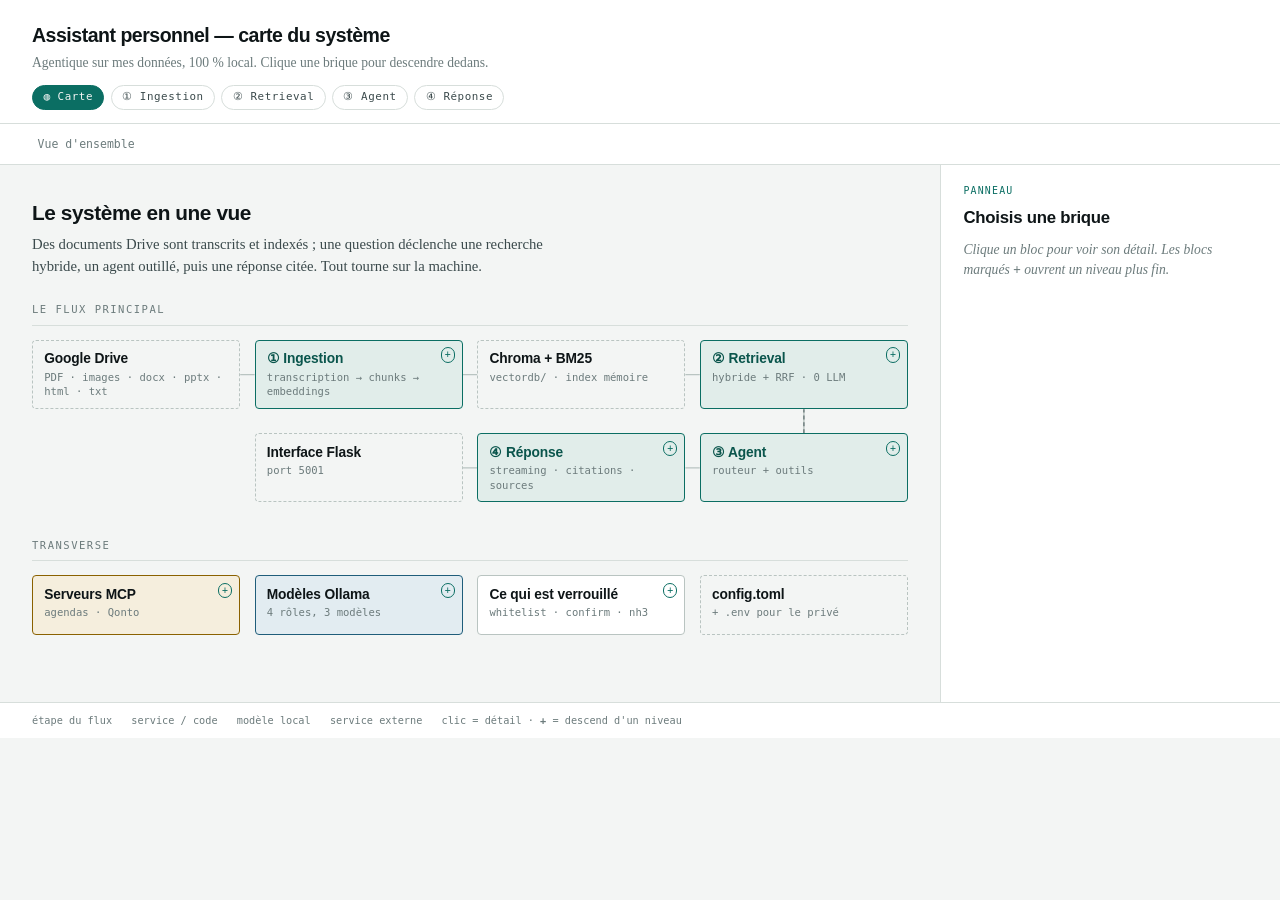
<file: docs/map.html>
<!doctype html>
<html lang="fr">
<head>
<meta charset="utf-8">
<meta name="viewport" content="width=device-width, initial-scale=1">
<title>Assistant — carte interactive</title>
<link rel="stylesheet" href="sim-core.css">
<style>
  .bar2{display:flex;align-items:center;gap:.8rem;flex-wrap:wrap;
    padding:.6rem clamp(1rem,3vw,2rem);border-bottom:1px solid var(--line);
    background:var(--surface);position:sticky;top:0;z-index:6}
  .crumbs{display:flex;align-items:center;gap:.25rem;flex-wrap:wrap;flex:1;min-width:0}
  .crumbs button{font-family:var(--fm);font-size:.72rem;background:none;border:none;
    color:var(--accent);cursor:pointer;padding:.2rem .35rem;border-radius:3px}
  .crumbs button:hover{background:var(--accent-soft)}
  .crumbs button:disabled{color:var(--ink-3);cursor:default}
  .crumbs .sep{color:var(--ink-3);font-family:var(--fm);font-size:.7rem}
  .up{font-family:var(--fm);font-size:.68rem;letter-spacing:.08em;text-transform:uppercase;
    background:var(--surface-2);color:var(--ink-2);border:1px solid var(--line);
    border-radius:3px;padding:.3rem .6rem;cursor:pointer}
  .up:hover{border-color:var(--accent);color:var(--accent)}
  .up[hidden]{display:none}

  .mwrap{display:grid;grid-template-columns:minmax(0,1fr)}
  @media (min-width:1000px){.mwrap{grid-template-columns:minmax(0,1fr) 340px}}
  .stage2{padding:clamp(1rem,2.5vw,2rem);overflow-y:auto}
  .stage2>h2{font-family:var(--fh);font-weight:680;letter-spacing:-.02em;font-size:1.3rem;margin:0 0 .3rem}
  .stage2>p.intro{margin:0 0 1.6rem;color:var(--ink-2);font-size:.92rem;max-width:70ch}
  .zone{margin-bottom:2.2rem}
  .zone>h3{font-family:var(--fm);font-size:.66rem;letter-spacing:.14em;text-transform:uppercase;
    color:var(--ink-3);font-weight:500;margin:0 0 .9rem;padding-bottom:.4rem;border-bottom:1px solid var(--line)}
  .canvas{position:relative}
  .canvas svg{position:absolute;inset:0;width:100%;height:100%;pointer-events:none;overflow:visible}
  .grid{position:relative;display:grid;gap:1.5rem .9rem;z-index:1}

  .node{position:relative;text-align:left;cursor:pointer;font:inherit;
    background:var(--surface);color:var(--ink);border:1px solid var(--line-strong);
    border-radius:4px;padding:.6rem .7rem;min-height:60px;
    display:flex;flex-direction:column;gap:.15rem;
    transition:border-color .12s,transform .12s,box-shadow .12s}
  .node:hover{border-color:var(--accent);transform:translateY(-1px)}
  .node.sel{border-color:var(--accent);box-shadow:0 0 0 2px var(--accent-soft)}
  .node .lab{font-family:var(--fh);font-weight:640;font-size:.86rem;letter-spacing:-.01em;line-height:1.25}
  .node .sub{font-family:var(--fm);font-size:.66rem;color:var(--ink-3);line-height:1.35;word-break:break-word}
  .node .more{position:absolute;top:.4rem;right:.45rem;font-family:var(--fm);font-size:.62rem;
    color:var(--accent);border:1px solid var(--accent);border-radius:99px;padding:0 .3em;line-height:1.35}
  .node.k-stage{background:var(--accent-soft);border-color:var(--accent)}
  .node.k-stage .lab{color:var(--accent-2)}
  .node.k-ml{background:var(--ml-soft);border-color:var(--ml)}
  .node.k-ext{background:var(--warn-soft);border-color:var(--warn)}
  .node.k-data{border-style:dashed;background:transparent}
  .node.k-off{border-style:dashed;opacity:.62}
  .edge{fill:none;stroke:var(--line-strong);stroke-width:1.4}
  .edge.back{stroke-dasharray:4 3;stroke:var(--ink-3)}

  .panel{border-top:1px solid var(--line);background:var(--surface);
    padding:1.2rem clamp(1rem,3vw,1.4rem);overflow-y:auto}
  @media (min-width:1000px){.panel{border-top:none;border-left:1px solid var(--line)}}
  .panel .kind{font-family:var(--fm);font-size:.62rem;letter-spacing:.12em;text-transform:uppercase;
    color:var(--accent);display:block;margin-bottom:.4rem}
  .panel h3{font-family:var(--fh);font-weight:680;font-size:1.05rem;letter-spacing:-.015em;margin:0 0 .6rem}
  .panel p{margin:0 0 .8rem;font-size:.87rem;color:var(--ink-2)}
  .panel ul{margin:0 0 .9rem;padding-left:1.1rem;font-size:.85rem;color:var(--ink-2)}
  .panel li{margin-bottom:.3rem}
  .panel .files{list-style:none;padding:0;margin:.2rem 0 1rem;font-family:var(--fm);font-size:.72rem;color:var(--ink-2)}
  .panel .files li{padding:.2rem 0;border-bottom:1px dotted var(--line);word-break:break-all}
  .panel .h{font-family:var(--fm);font-size:.62rem;letter-spacing:.12em;text-transform:uppercase;
    color:var(--ink-3);margin:1.2rem 0 .3rem}
  .panel .trap{border-left:3px solid var(--neg);background:var(--surface-2);padding:.6rem .75rem;
    font-size:.82rem;color:var(--ink-2);border-radius:0 3px 3px 0;margin:.4rem 0 1rem}
  .panel .trap b{color:var(--neg);font-family:var(--fh);font-size:.78rem;text-transform:uppercase;
    letter-spacing:.06em;display:block;margin-bottom:.2rem}
  .panel .drill{display:block;width:100%;text-align:center;cursor:pointer;font-family:var(--fh);
    font-weight:640;font-size:.85rem;background:var(--accent);color:var(--paper);border:none;
    border-radius:4px;padding:.6rem;margin-top:.4rem}
  .panel .drill:hover{background:var(--accent-2)}
  .panel .empty{color:var(--ink-3);font-size:.85rem;font-style:italic}
</style>
</head>
<body>

<header class="head">
  <h1>Assistant personnel — carte du système</h1>
  <p>Agentique sur mes données, 100 % local. Clique une brique pour descendre dedans.</p>
  <div id="nav"></div>
</header>

<div class="bar2">
  <nav class="crumbs" id="crumbs" aria-label="Fil d'Ariane"></nav>
  <button class="up" id="up" hidden>↑ Remonter <span style="opacity:.6">esc</span></button>
</div>

<div class="mwrap">
  <main class="stage2" id="stage"></main>
  <aside class="panel" id="panel" aria-live="polite"></aside>
</div>

<footer class="foot">
  <span>étape du flux</span><span>service / code</span><span>modèle local</span>
  <span>service externe</span><span>clic = détail · <b>+</b> = descend d'un niveau</span>
</footer>

<script src="sim-core.js"></script>
<script>
document.getElementById('nav').innerHTML = window.navHTML('map');

const V = {

root: {
  title: "Le système en une vue",
  intro: "Des documents Drive sont transcrits et indexés ; une question déclenche une recherche hybride, un agent outillé, puis une réponse citée. Tout tourne sur la machine.",
  zones: [
    { label: "Le flux principal", cols: 4, nodes: [
      { id:"drive", lab:"Google Drive", sub:"PDF · images · docx · pptx · html · txt", col:1, row:1, kind:"data",
        why:"Deux Drive montés localement. Les chemins vivent dans <code>.env</code>, jamais dans le repo." },
      { id:"ing", lab:"① Ingestion", sub:"transcription → chunks → embeddings", col:2, row:1, kind:"stage", into:"ingestion",
        why:"Chaque fichier est converti en Markdown, découpé selon son format de sortie, embeddé et stocké." },
      { id:"idx", lab:"Chroma + BM25", sub:"vectordb/ · index mémoire", col:3, row:1, kind:"data",
        why:"Chroma persiste les vecteurs sur disque. L'index BM25 est reconstruit en mémoire au démarrage et après chaque ré-indexation." },
      { id:"ret", lab:"② Retrieval", sub:"hybride + RRF · 0 LLM", col:4, row:1, kind:"stage", into:"retrieval",
        why:"Sémantique et mots-clés fusionnés par Reciprocal Rank Fusion. Fonction pure, entièrement déterministe." },
      { id:"ag", lab:"③ Agent", sub:"routeur + outils", col:4, row:2, kind:"stage", into:"agent",
        why:"Un routeur devant deux branches. La branche outillée dispose du RAG, des agendas et de la banque." },
      { id:"rep", lab:"④ Réponse", sub:"streaming · citations · sources", col:3, row:2, kind:"stage", into:"reponse",
        why:"Flux NDJSON vers le navigateur, citations résolues en code, sources lues dans les artifacts." },
      { id:"ui", lab:"Interface Flask", sub:"port 5001", col:2, row:2, kind:"data",
        why:"Deux panneaux : sources à gauche, conversation à droite. Sans framework CSS.",
        bullets:["Le port 5000 est pris par le récepteur AirPlay de macOS."] }
    ], edges: [["drive","ing"],["ing","idx"],["idx","ret"],["ret","ag"],["ag","rep"],["rep","ui"],["ag","ret","back"]] },

    { label: "Transverse", cols: 4, nodes: [
      { id:"mcp", lab:"Serveurs MCP", sub:"agendas · Qonto", col:1, row:1, kind:"ext", into:"mcp",
        why:"Trois serveurs déclarés en blocs <code>[[mcp]]</code>, connectés au démarrage." },
      { id:"mod", lab:"Modèles Ollama", sub:"4 rôles, 3 modèles", col:2, row:1, kind:"ml", into:"modeles",
        why:"LLM, routeur, vision et embeddings — tous locaux." },
      { id:"sec", lab:"Ce qui est verrouillé", sub:"whitelist · confirm · nh3", col:3, row:1, into:"securite",
        why:"Les décisions que le modèle n'a pas le droit de prendre, et pourquoi." },
      { id:"cfg", lab:"config.toml", sub:"+ .env pour le privé", col:4, row:1, kind:"data",
        why:"Toute la configuration en TOML. Les valeurs personnelles (emails, chemins, credentials) sont des placeholders <code>${VAR}</code> interpolés au chargement depuis <code>.env</code>.",
        bullets:["Le repo ne contient donc aucune donnée personnelle."] }
    ], edges: [] }
  ]
},

ingestion: {
  title: "① Ingestion",
  intro: "Du fichier Drive au vecteur. La règle centrale : la stratégie suit le format de SORTIE du chargeur, jamais le suffixe d'origine.",
  zones: [
    { label: "Chargement selon le type", cols: 3, nodes: [
      { id:"pdf", lab:"PDF · images", sub:"→ modèle vision", col:1, row:1, kind:"ml",
        why:"Chaque page est rendue en PNG à 150 DPI (pypdfium2), puis transcrite en Markdown par <code>glm-ocr</code>.",
        files:["src/ingestion_utilities.py"],
        bullets:["<code>reasoning = false</code> : transcrire ne demande aucun raisonnement, et c'est ~12× plus rapide."],
        trap:"Aucune vérification automatique des transcriptions. Une erreur du modèle vision se propage silencieusement dans l'index." },
      { id:"mkp", lab:"docx · pptx · html", sub:"→ MarkItDown", col:2, row:1,
        why:"Ces formats portent déjà leur structure dans leur balisage (OOXML, DOM). MarkItDown la lit et la rend telle quelle — ni VLM, ni heuristique.",
        files:["src/ingestor.py — load_markup"] },
      { id:"txt", lab:"txt · md", sub:"→ tel quel", col:3, row:1, kind:"data",
        why:"Aucune conversion. Un .md est déjà du Markdown, un .txt n'a aucune structure à suivre." },
      { id:"why", lab:"Pourquoi la vision", sub:"le choix structurant", col:1, row:2,
        why:"Sur un document administratif en colonnes, les extracteurs texte et les parsers de layout <b>dissocient le libellé de sa valeur</b>. L'embedding perd alors l'association. Un modèle vision la préserve parce qu'il voit la mise en page." }
    ], edges: [] },

    { label: "Découpage", cols: 3, nodes: [
      { id:"md", lab:"Découpage markdown", sub:"titres, puis récursif si besoin", col:1, row:1, kind:"stage",
        why:"<code>MarkdownHeaderTextSplitter</code> sur les titres — une section reste entière, tableaux compris. <code>RecursiveCharacterTextSplitter</code> n'intervient que sur les sections dépassant <code>chunk_size</code>.",
        bullets:["<code>chunk_size = 1000</code>, choisi pour ne pas couper un tableau en deux."] },
      { id:"path", lab:"Chemin de titres", sub:"préfixé + métadonnée", col:2, row:1,
        why:"Le chemin de titres est préfixé au texte du chunk (contexte pour l'embedding) <b>et</b> stocké en métadonnée <code>section</code>." },
      { id:"rec", lab:"Découpage texte", sub:"récursif seul", col:3, row:1, kind:"stage",
        why:"Paragraphe, puis phrase, puis mot. Pas de métadonnée <code>section</code>.",
        bullets:["Convertir un .txt en Markdown inventerait des titres absents de la source, qui se retrouveraient dans l'embedding et dans le contexte de l'agent. Le repli récursif est explicite, pas subi."] }
    ], edges: [] },

    { label: "Indexation", cols: 3, nodes: [
      { id:"emb", lab:"bge-m3", sub:"API OpenAI-compatible", col:1, row:1, kind:"ml",
        why:"Embeddings servis par Ollama. Ingestion et requête partagent <code>config.embedding_client</code>.",
        trap:"Changer de modèle d'embedding rend les espaces vectoriels incompatibles. Il faut alors une reconstruction complète (<code>--full</code>)." },
      { id:"inc", lab:"Ingestion incrémentale", sub:"comparaison mtime", col:2, row:1, kind:"stage",
        why:"Nouveau fichier → indexé. Modifié → ré-indexé. Disparu → chunks supprimés. Le reste n'est pas retouché.",
        files:["src/ingestor.py — run()"],
        bullets:["Tolérance d'1 s sur le mtime : les montages cloud le font varier sans que le contenu change."] },
      { id:"scope", lab:"Périmètre", sub:"exclusions", col:3, row:1, kind:"data",
        why:"Racines dans <code>DOCS_DIRS</code>. Tout chemin traversant un dossier commençant par <code>_</code> est exclu.",
        bullets:["Les formats tabulaires (.csv, .xlsx) ne sont pas pris en charge : ce sont des données structurées, pas du document."] }
    ], edges: [] }
  ]
},

retrieval: {
  title: "② Retrieval",
  intro: "Recherche hybride fusionnée par RRF. Aucun appel LLM : c'est une fonction déterministe.",
  zones: [
    { label: "Deux recherches, une fusion", cols: 4, nodes: [
      { id:"q", lab:"queries: list[str]", sub:"plusieurs formulations", col:1, row:1, kind:"data",
        why:"L'outil n'accepte pas une chaîne mais une liste. Chaque couple (requête, méthode) devient un classement de plus dans la fusion." },
      { id:"sem", lab:"Sémantique", sub:"Chroma · fetch_k = 12", col:2, row:1, kind:"ml",
        why:"Similarité vectorielle. Trouve le sens même quand les mots diffèrent.",
        trap:"Elle rapproche deux exercices comptables parce qu'ils parlent de la même chose — elle ne sait pas trancher entre 2024 et 2025." },
      { id:"bm", lab:"BM25", sub:"tokenisation française", col:3, row:1, kind:"ml",
        why:"Minuscules, accents retirés, stopwords exclus, racinisation Snowball. C'est elle qui rattrape le terme discriminant.",
        files:["src/retrieval.py — tokenize()"],
        bullets:["« numero » trouve « numéro » ; « création » et « créer » partagent la racine « cre »."] },
      { id:"rrf", lab:"RRF", sub:"1 / (60 + rang)", col:4, row:1, kind:"stage",
        why:"Chaque document reçoit ce score dans chaque classement où il apparaît, et les scores s'additionnent.",
        bullets:["Le <code>rrf_k = 60</code> aplatit l'écart entre les premiers rangs : être correct partout bat être premier une seule fois."] },
      { id:"top", lab:"k = 6", sub:"retournés à l'agent", col:4, row:2, kind:"data",
        why:"Les 6 meilleurs après fusion, mis en forme avec un marqueur unique et le nom du fichier." }
    ], edges: [["q","sem"],["q","bm"],["sem","rrf"],["bm","rrf"],["rrf","top"]] },

    { label: "Ce qui sort", cols: 3, nodes: [
      { id:"ctx", lab:"Vers le contexte", sub:"texte numéroté", col:1, row:1,
        why:"Extraits préfixés d'un marqueur <code>[3f2a]</code>, du nom de fichier et de la page — de quoi distinguer deux exercices." },
      { id:"art", lab:"Vers l'artifact", sub:"sans repasser par le LLM", col:2, row:1, kind:"data",
        why:"Les métadonnées <code>{path, page, id}</code> voyagent dans le <code>ToolMessage</code>. C'est ce qui rend les sources affichées incontestables.",
        bullets:["<code>response_format=\"content_and_artifact\"</code>"] },
      { id:"lim", lab:"La limite", sub:"pas d'évaluation", col:3, row:1, kind:"off",
        why:"Aucun jeu de questions/réponses de référence. Régler <code>k</code>, <code>fetch_k</code> ou <code>rrf_k</code> se fait à l'intuition." }
    ], edges: [] }
  ]
},

agent: {
  title: "③ L'agent",
  intro: "Un graphe LangGraph : un routeur devant deux branches partageant le même historique.",
  zones: [
    { label: "Le routage", cols: 3, nodes: [
      { id:"rt", lab:"Routeur", sub:"CONVERSATION ou OUTILS", col:1, row:1, kind:"stage",
        why:"Même modèle que l'agent, mais <code>reasoning = false</code>. Une salutation est traitée en une fraction de seconde au lieu des ~20 s que coûte la réflexion.",
        files:["src/agent.py — choose_route"],
        bullets:["<code>think</code> étant un drapeau par requête, les poids déjà chargés servent les trois rôles sans mémoire supplémentaire."] },
      { id:"conv", lab:"Branche conversation", sub:"aucun outil", col:2, row:1,
        why:"Reçoit l'historique du fil nettoyé de ses appels d'outils, pour comprendre les références — mais ne peut rien chercher." },
      { id:"tool", lab:"Branche agent", sub:"outils + citations", col:3, row:1, kind:"stage",
        why:"<code>create_agent</code> (LangChain 1.x) avec ses middlewares et ses outils.",
        trap:"<b>Tout sauf un CONVERSATION explicite</b> mène ici : réponse illisible, doute, panne du routeur. Une vraie question traitée sans outils serait hallucinée ; une salutation traitée par l'agent ne coûte que du temps." }
    ], edges: [["rt","conv"],["rt","tool"]] },

    { label: "Les middlewares", cols: 3, nodes: [
      { id:"sp", lab:"system_prompt", sub:"date résolue à chaque appel", col:1, row:1,
        why:"Le prompt est reconstruit à chaque appel modèle. Dans un processus qui tourne des semaines, une date figée au démarrage périme sans prévenir." },
      { id:"fr", lab:"fresh_retrieval", sub:"réécrit l'historique", col:2, row:1, kind:"stage",
        why:"Les tours passés ne gardent que leur conversation ; appels d'outils et extraits sont retirés. Le tour en cours reste intact.",
        trap:"Sans lui, le modèle voit les extraits déjà récupérés, juge son contexte suffisant et ne relance pas de recherche — jusqu'à répondre « je n'ai pas trouvé » sur un document qu'il n'a jamais cherché." },
      { id:"hitl", lab:"HumanInTheLoop", sub:"interrompt avant l'appel", col:3, row:1, kind:"stage",
        why:"Sur les outils déclarés <code>confirm</code>, le graphe s'interrompt, l'état est persisté par le checkpointer, et la reprise se fait sur approbation explicite via <code>POST /confirm</code>." }
    ], edges: [] },

    { label: "Les outils", cols: 3, nodes: [
      { id:"rag", lab:"rag_medhys_files", sub:"le retriever en closure", col:1, row:1, kind:"stage", into:"retrieval",
        why:"Le schéma n'expose que <code>queries: list[str]</code> ; le retriever est capturé par closure, invisible du modèle.",
        files:["src/tools.py — build_rag_tool"] },
      { id:"find", lab:"calendar_find_event", sub:"outil composite", col:2, row:1,
        why:"Encode la stratégie de recherche <b>en code</b> : recherche fullText par terme discriminant sur chaque compte, repli sur un listing large, candidats dédupliqués.",
        bullets:["Le modèle n'a plus qu'à reconnaître le bon événement — les intitulés sont souvent abrégés."] },
      { id:"mcpt", lab:"Outils MCP", sub:"renommés serveur_outil", col:3, row:1, kind:"ext", into:"mcp",
        why:"Chargés au démarrage, enveloppés en outils synchrones (une boucle asyncio par appel).",
        bullets:["Un serveur injoignable est ignoré avec un avertissement : l'agent continue sans lui."] },
      { id:"err", lab:"Détection d'échec", sub:"sentinelle TOOL_ERROR", col:1, row:2,
        why:"La véracité d'un échec est garantie par le code, jamais par le modèle. Trois déclencheurs : exception de l'enveloppe, résultat non-JSON quand <code>json_result = true</code>, payload d'erreur repéré par le finder.",
        files:["src/agent.py — tool_outcomes"],
        bullets:["Les serveurs Google renvoient leurs erreurs en texte brut dans un résultat d'apparence normale — d'où le contrôle JSON."] },
      { id:"ckpt", lab:"Checkpointer", sub:"SqliteSaver", col:2, row:2, kind:"data",
        why:"<code>conversations.db</code>, gardé <b>hors</b> de l'agent pour survivre aux reconstructions du pipeline après une ré-indexation.",
        bullets:["Un <code>thread_id</code> par conversation ; les fils survivent aux redémarrages du serveur."] }
    ], edges: [] }
  ]
},

reponse: {
  title: "④ La réponse",
  intro: "Streaming vers le navigateur, citations résolues en code, sources lues dans les artifacts.",
  zones: [
    { label: "Le flux", cols: 4, nodes: [
      { id:"nd", lab:"NDJSON", sub:"POST /ask", col:1, row:1, kind:"stage",
        why:"Une ligne JSON par événement, alimentée par <code>agent.stream(stream_mode=[\"messages\",\"values\"])</code>.",
        files:["webapp/views.py"] },
      { id:"hb", lab:"Battements", sub:"phase + compteur", col:2, row:1, kind:"data",
        why:"Issus du flux de tokens, throttlés : réflexion en cours, préparation d'appel d'outil, rédaction.",
        trap:"Le <b>contenu</b> du raisonnement n'est jamais envoyé au navigateur — seul son avancement." },
      { id:"ev", lab:"Événements d'étape", sub:"{tool, args} · {retrieved}", col:3, row:1, kind:"data",
        why:"Issus du flux d'états. C'est ce qui alimente le radar et la ligne de détail." },
      { id:"rad", lab:"Radar d'activité", sub:"8 axes", col:4, row:1,
        why:"La courbe se déforme vers l'axe de ce que l'agent fait réellement. <code>TOOL_ROUTES</code> associe chaque outil à son axe par motifs ancrés, du plus spécifique au plus général.",
        bullets:["La barre de progression est asymptotique : le nombre d'étapes étant inconnu, elle n'atteint jamais 100 %."] }
    ], edges: [["nd","hb"],["nd","ev"],["ev","rad"]] },

    { label: "La ligne finale", cols: 4, nodes: [
      { id:"cit", lab:"parse_citations", sub:"marqueurs → sources", col:1, row:1, kind:"stage",
        why:"Retrouve les <code>[3f2a]</code> dans la réponse, les résout via les artifacts, et les retire du texte affiché.",
        files:["src/agent.py — parse_citations"],
        bullets:["Un marqueur ne correspondant à aucun extrait récupéré est écarté. Le modèle qui cite est celui qui a lu les extraits."] },
      { id:"src", lab:"collect_sources", sub:"depuis les artifacts", col:2, row:1, kind:"stage",
        why:"Lit les <code>ToolMessage</code>, jamais la sortie du LLM. Chaque source reçoit un label unique : le nom du fichier, plus le dossier parent quand plusieurs fichiers le partagent.",
        bullets:["Les documents comptables se répètent à l'identique d'un exercice à l'autre — sans ce label, l'interface confondrait deux années."] },
      { id:"nh3", lab:"Markdown → nh3", sub:"assainissement", col:3, row:1,
        why:"Le Markdown est converti côté serveur puis assaini.",
        trap:"python-markdown laisse passer le HTML brut. Un document indexé malveillant pourrait injecter du script : le vecteur XSS passe par le <b>corpus</b>, pas par l'utilisateur." },
      { id:"st", lab:"status", sub:"ok · partial · error", col:4, row:1, kind:"data",
        why:"<code>error</code> : tous les appels ont échoué, la réponse du modèle est remplacée par un message fixe. <code>partial</code> : la réponse s'affiche sous un bandeau listant les outils en échec.",
        trap:"Un échec d'accès ne doit jamais être présenté comme une donnée. « Ton agenda est vide » quand le serveur est tombé serait une réponse fausse et crédible." }
    ], edges: [] },

    { label: "Les autres routes", cols: 4, nodes: [
      { id:"cf", lab:"POST /confirm", sub:"reprend un run interrompu", col:1, row:1,
        why:"Le flux de <code>/ask</code> s'arrête sur une ligne <code>{confirm:[…]}</code>. Le front affiche la carte, et toute issue autre qu'une approbation vaut refus." },
      { id:"so", lab:"GET /source", sub:"sert un document", col:2, row:1,
        why:"Les liens <code>file://</code> sont bloqués depuis une page HTTP, d'où cette route.",
        trap:"Restreinte aux racines indexées — 403 sinon. Sans cette garde, ce serait une lecture arbitraire du disque." },
      { id:"ri", lab:"POST /reindex", sub:"incrémentale en fond", col:3, row:1,
        why:"Un seul run à la fois, dans un thread d'arrière-plan. La reconstruction complète reste réservée au terminal." },
      { id:"rs", lab:"GET /reindex/status", sub:"pollé par le front", col:4, row:1, kind:"data",
        why:"<code>{running, result, error}</code>. La progression détaillée reste dans le terminal qui fait tourner le serveur." }
    ], edges: [] }
  ]
},

mcp: {
  title: "Les serveurs MCP",
  intro: "Trois serveurs déclarés en blocs [[mcp]], connectés au démarrage, outils renommés serveur_outil.",
  zones: [
    { label: "Les serveurs", cols: 3, nodes: [
      { id:"cp", lab:"calendar_pro", sub:"stdio · npx", col:1, row:1, kind:"ext",
        why:"Serveur communautaire <code>@cocal/google-calendar-mcp</code>, un process npx par compte. <code>GOOGLE_ACCOUNT_MODE</code> sélectionne le token." },
      { id:"cs", lab:"calendar_perso", sub:"stdio · npx", col:2, row:1, kind:"ext",
        why:"Même serveur, seconde instance. C'est le renommage <code>serveur_outil</code> qui permet de faire tourner le même serveur deux fois." },
      { id:"qo", lab:"qonto", sub:"http · OAuth MCP", col:3, row:1, kind:"ext",
        why:"Serveur officiel, transport http, authentifié par le flow OAuth du protocole MCP — découverte des métadonnées, enregistrement dynamique, PKCE et rafraîchissement.",
        files:["src/mcp_auth.py"],
        bullets:["<code>uv run python -m src.mcp_auth qonto</code> — autorisation unique.","Stockage sur disque dans <code>~/.secrets</code>, un fichier par serveur."] }
    ], edges: [] },

    { label: "Ce que la config verrouille", cols: 4, nodes: [
      { id:"wl", lab:"tools (whitelist)", sub:"lecture seule", col:1, row:1, kind:"stage",
        why:"Qonto expose <b>62 outils</b>, beaucoup en écriture (cartes, virements, factures). La whitelist n'en retient que 7, tous en lecture.",
        bullets:["Autant une mesure de sécurité qu'un choix de qualité : un modèle local choisit mal parmi 62 outils.","Un nom absent du serveur déclenche un avertissement au démarrage."] },
      { id:"fa", lab:"fixed_args", sub:"écrasent le modèle", col:2, row:1, kind:"stage",
        why:"<code>account = \"pro\"</code> est forcé sur chaque appel : le modèle ne peut pas interroger un autre compte que celui de l'instance." },
      { id:"da", lab:"default_args", sub:"comblent les oublis", col:3, row:1,
        why:"Remplissent seulement les clés omises. <code>calendarId</code> et la fenêtre temporelle <code>@now-30d</code> / <code>@now+365d</code>, résolues à l'appel.",
        bullets:["Le serveur exige ces paramètres alors que son schéma les présente comme optionnels — sans eux, l'appel est rejeté."] },
      { id:"jr", lab:"json_result", sub:"contrat de payload", col:4, row:1,
        why:"Déclare que tout résultat valide est du JSON. Tout le reste devient une erreur.",
        trap:"Les serveurs Google renvoient leurs erreurs <b>en texte brut dans un résultat normal</b>. Sans ce contrôle, une panne passerait pour une donnée." },
      { id:"cfm", lab:"confirm", sub:"effet de bord", col:1, row:2, kind:"stage", into:"securite",
        why:"Aujourd'hui <code>create-event</code> sur les deux agendas. Ces outils ne s'exécutent jamais seuls.",
        bullets:["Modification et suppression restent hors whitelist."] }
    ], edges: [] }
  ]
},

modeles: {
  title: "Les modèles",
  intro: "Quatre rôles, trois modèles, un seul serveur Ollama. Aucune donnée ne sort de la machine.",
  zones: [
    { label: "Les rôles", cols: 4, nodes: [
      { id:"llm", lab:"[llm] — l'agent", sub:"qwen3.6:35b · reasoning on", col:1, row:1, kind:"ml",
        why:"Modèle de chat de l'agent. Le raisonnement reste actif : pour un agent, la discipline d'appel d'outils vit dans la réflexion.",
        bullets:["<code>num_predict = 4000</code> : en dessous, une réponse longue et structurée se fait tronquer."] },
      { id:"rtr", lab:"[router]", sub:"mêmes poids · reasoning off", col:2, row:1, kind:"ml",
        why:"Même modèle, <code>temperature = 0</code> et <code>num_predict = 200</code>. Sert le routage et la petite conversation.",
        bullets:["<code>think</code> est un drapeau par requête : aucun poids supplémentaire n'est chargé."] },
      { id:"vlm", lab:"[vlm] — vision", sub:"glm-ocr · reasoning off", col:3, row:1, kind:"ml",
        why:"Transcrit les pages PDF et les images à l'ingestion. Sans raisonnement : ~12× plus rapide." },
      { id:"emb", lab:"[embedding]", sub:"bge-m3", col:4, row:1, kind:"ml",
        why:"Via l'API OpenAI-compatible d'Ollama. Utilisé à l'ingestion <b>et</b> à la requête.",
        trap:"En changer impose une reconstruction complète de l'index : les espaces vectoriels ne sont pas compatibles." }
    ], edges: [] }
  ]
},

securite: {
  title: "Ce qui est verrouillé",
  intro: "Les décisions que le modèle n'a pas le droit de prendre — et la raison de chacune.",
  zones: [
    { label: "Sur les outils", cols: 3, nodes: [
      { id:"s1", lab:"Whitelist par serveur", sub:"7 outils sur 62", col:1, row:1, kind:"stage", into:"mcp",
        why:"Seuls les outils en lecture sont exposés. Ce qui n'est pas dans la liste n'existe pas pour l'agent." },
      { id:"s2", lab:"fixed_args", sub:"compte épinglé", col:2, row:1, kind:"stage",
        why:"Le modèle ne choisit pas le compte qu'il interroge : la valeur est écrasée après coup, quoi qu'il ait passé." },
      { id:"s3", lab:"Confirmation humaine", sub:"arguments réels", col:3, row:1, kind:"stage",
        why:"La carte affiche les arguments de l'appel, <b>jamais la paraphrase du modèle</b>. Ce qui est approuvé est ce qui sera envoyé.",
        bullets:["Toute décision autre qu'une approbation explicite est un refus ; l'agent en est informé et poursuit."] }
    ], edges: [] },

    { label: "Sur les données", cols: 3, nodes: [
      { id:"s4", lab:"Dossiers privés", sub:"préfixe _", col:1, row:1,
        why:"Tout chemin traversant un dossier commençant par <code>_</code> est exclu de l'ingestion." },
      { id:"s5", lab:"Racines indexées", sub:"403 hors périmètre", col:2, row:1,
        why:"<code>GET /source</code> ne sert qu'un document sous une racine indexée. Sinon ce serait une lecture arbitraire du disque." },
      { id:"s6", lab:"Rien dans le repo", sub:"${VAR} depuis .env", col:3, row:1, kind:"data",
        why:"Emails, chemins Drive et credentials OAuth sont des placeholders dans <code>config.toml</code>, interpolés au chargement." }
    ], edges: [] },

    { label: "Sur la vérité affichée", cols: 3, nodes: [
      { id:"s7", lab:"Échecs détectés en code", sub:"jamais narrés", col:1, row:1, kind:"stage",
        why:"La sentinelle <code>TOOL_ERROR</code> et le statut structuré viennent de la couche outils. Le modèle ne raconte jamais un échec.",
        trap:"Sans ça, une panne de serveur calendrier pourrait devenir « ton agenda est vide » — faux et crédible." },
      { id:"s8", lab:"Citations résolues en code", sub:"marqueur inconnu = écarté", col:2, row:1, kind:"stage",
        why:"Le modèle ne peut pas fabriquer une source : un marqueur qui ne correspond à aucun extrait récupéré est retiré." },
      { id:"s9", lab:"nh3", sub:"assainissement HTML", col:3, row:1,
        why:"Le corpus est un vecteur d'injection : un document indexé malveillant pourrait faire passer du script jusqu'à la page." }
    ], edges: [] }
  ]
}

};

/* ── moteur ── */
const stage=document.getElementById('stage'), panel=document.getElementById('panel'),
      crumbs=document.getElementById('crumbs'), upBtn=document.getElementById('up');
const TITLES={root:"Vue d'ensemble",ingestion:"① Ingestion",retrieval:"② Retrieval",agent:"③ Agent",
  reponse:"④ Réponse",mcp:"Serveurs MCP",modeles:"Modèles",securite:"Verrouillages"};
let path=['root'], nodeEls={};
const cur=()=>V[path[path.length-1]];

function render(){
  const view=cur(); stage.innerHTML=''; nodeEls={};
  const h=document.createElement('h2'); h.textContent=view.title; stage.appendChild(h);
  if(view.intro){const p=document.createElement('p');p.className='intro';p.textContent=view.intro;stage.appendChild(p);}
  view.zones.forEach((zone,zi)=>{
    const z=document.createElement('section'); z.className='zone';
    if(zone.label){const zh=document.createElement('h3');zh.textContent=zone.label;z.appendChild(zh);}
    const canvas=document.createElement('div'); canvas.className='canvas';
    const svg=document.createElementNS('http://www.w3.org/2000/svg','svg'); canvas.appendChild(svg);
    const grid=document.createElement('div'); grid.className='grid';
    grid.style.gridTemplateColumns='repeat('+(zone.cols||4)+', minmax(0,1fr))';
    zone.nodes.forEach(n=>{
      const b=document.createElement('button'); b.type='button';
      b.className='node'+(n.kind?' k-'+n.kind:'');
      b.style.gridColumn=String(n.col); b.style.gridRow=String(n.row);
      b.innerHTML='<span class="lab"></span>'+(n.sub?'<span class="sub"></span>':'')+(n.into?'<span class="more">+</span>':'');
      b.querySelector('.lab').textContent=n.lab;
      if(n.sub) b.querySelector('.sub').textContent=n.sub;
      b.addEventListener('click',()=>select(n,b));
      grid.appendChild(b); nodeEls[zi+':'+n.id]=b;
    });
    canvas.appendChild(grid); z.appendChild(canvas); stage.appendChild(z);
    zone._svg=svg; zone._canvas=canvas; zone._zi=zi;
  });
  requestAnimationFrame(()=>view.zones.forEach(drawEdges));
  renderCrumbs();
  panel.innerHTML='<span class="kind">Panneau</span><h3>Choisis une brique</h3>'+
    '<p class="empty">Clique un bloc pour voir son détail. Les blocs marqués <b>+</b> ouvrent un niveau plus fin.</p>';
}

function drawEdges(zone){
  const svg=zone._svg, canvas=zone._canvas;
  if(!svg||!zone.edges||!zone.edges.length) return;
  svg.innerHTML=''; const cr=canvas.getBoundingClientRect();
  svg.setAttribute('viewBox','0 0 '+cr.width+' '+cr.height);
  zone.edges.forEach(([a,b,mode])=>{
    const ea=nodeEls[zone._zi+':'+a], eb=nodeEls[zone._zi+':'+b];
    if(!ea||!eb) return;
    const ra=ea.getBoundingClientRect(), rb=eb.getBoundingClientRect();
    const ax=ra.left-cr.left, ay=ra.top-cr.top, bx=rb.left-cr.left, by=rb.top-cr.top;
    const acx=ax+ra.width/2, acy=ay+ra.height/2, bcx=bx+rb.width/2, bcy=by+rb.height/2;
    let x1,y1,x2,y2,c1x,c1y,c2x,c2y;
    if(Math.abs(bcx-acx)>=Math.abs(bcy-acy)){
      const r=bcx>acx;
      x1=r?ax+ra.width:ax; y1=acy; x2=r?bx:bx+rb.width; y2=bcy;
      const d=Math.max(18,Math.abs(x2-x1)*0.4);
      c1x=x1+(r?d:-d); c1y=y1; c2x=x2-(r?d:-d); c2y=y2;
    } else {
      const dn=bcy>acy;
      x1=acx; y1=dn?ay+ra.height:ay; x2=bcx; y2=dn?by:by+rb.height;
      const d=Math.max(14,Math.abs(y2-y1)*0.45);
      c1x=x1; c1y=y1+(dn?d:-d); c2x=x2; c2y=y2-(dn?d:-d);
    }
    const p=document.createElementNS('http://www.w3.org/2000/svg','path');
    p.setAttribute('d','M'+x1+','+y1+' C'+c1x+','+c1y+' '+c2x+','+c2y+' '+x2+','+y2);
    p.setAttribute('class','edge'+(mode==='back'?' back':''));
    svg.appendChild(p);
  });
}

function select(n,el){
  document.querySelectorAll('.node.sel').forEach(e=>e.classList.remove('sel'));
  el.classList.add('sel');
  const kind = n.kind==='ml'?'Modèle':n.kind==='ext'?'Externe':n.kind==='off'?'Limite':
               n.kind==='data'?'Donnée':n.kind==='stage'?'Étape':'Code';
  let html='<span class="kind">'+kind+'</span><h3></h3>';
  if(n.why) html+='<p>'+n.why+'</p>';
  if(n.bullets) html+='<ul>'+n.bullets.map(b=>'<li>'+b+'</li>').join('')+'</ul>';
  if(n.trap) html+='<div class="trap"><b>Piège</b>'+n.trap+'</div>';
  if(n.files) html+='<p class="h">Fichiers</p><ul class="files">'+n.files.map(f=>'<li>'+f+'</li>').join('')+'</ul>';
  if(n.into&&V[n.into]) html+='<button class="drill" type="button">Ouvrir « '+(TITLES[n.into]||n.into)+' » ▸</button>';
  panel.innerHTML=html;
  panel.querySelector('h3').textContent=n.lab;
  const d=panel.querySelector('.drill');
  if(d) d.addEventListener('click',()=>go(n.into));
  panel.scrollTop=0;
}

function go(id){ if(!V[id])return; path.push(id); render(); stage.scrollTop=0; }
function up(){ if(path.length>1){ path.pop(); render(); } }
function renderCrumbs(){
  crumbs.innerHTML='';
  path.forEach((id,k)=>{
    if(k){const s=document.createElement('span');s.className='sep';s.textContent='/';crumbs.appendChild(s);}
    const b=document.createElement('button'); b.type='button';
    b.textContent=TITLES[id]||id; b.disabled=k===path.length-1;
    b.addEventListener('click',()=>{path=path.slice(0,k+1);render();});
    crumbs.appendChild(b);
  });
  upBtn.hidden=path.length<2;
}
upBtn.addEventListener('click',up);
document.addEventListener('keydown',e=>{if(e.key==='Escape')up();});
window.addEventListener('resize',()=>cur().zones.forEach(drawEdges));
render();
</script>
</body>
</html>
</file>
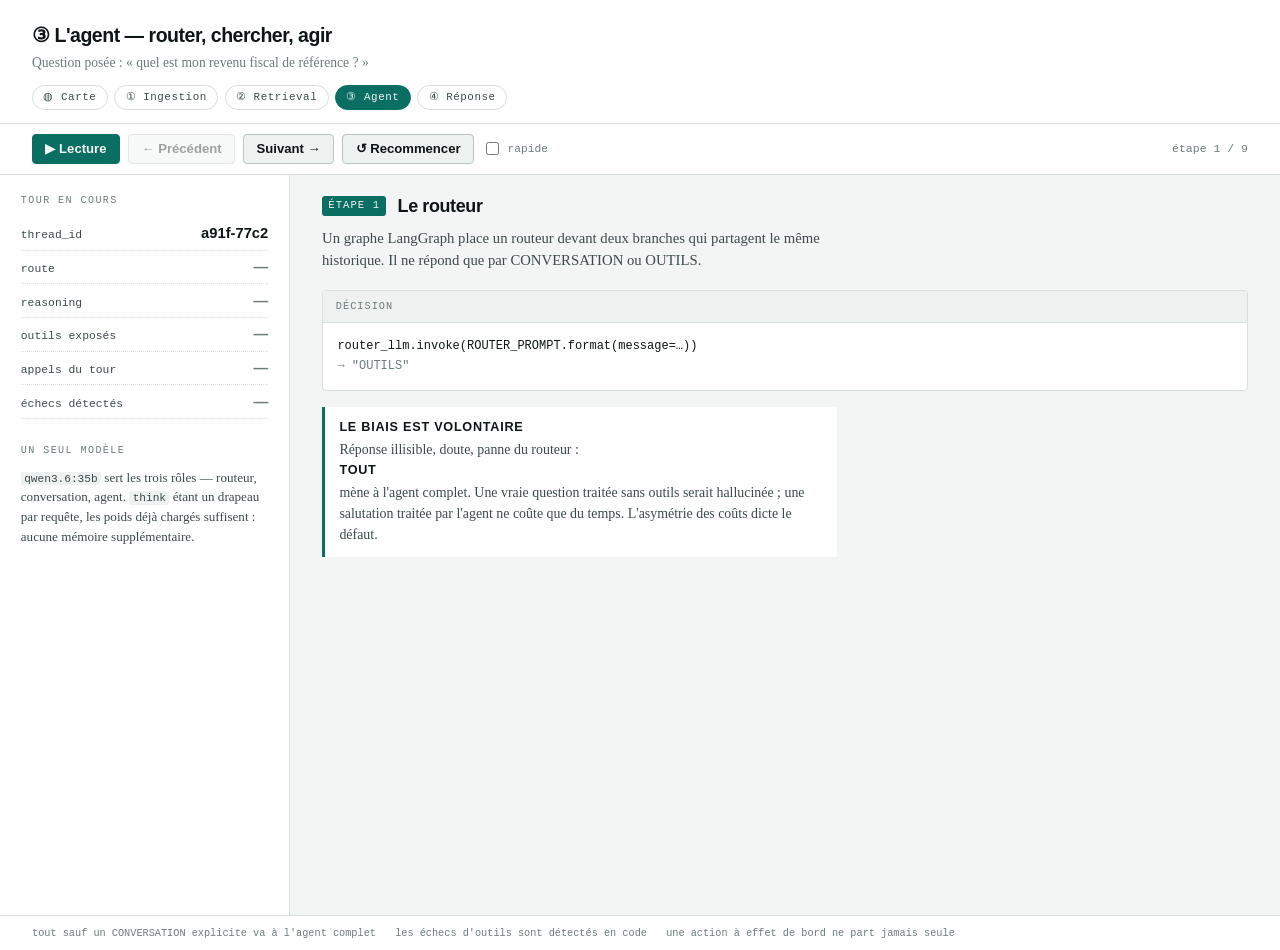
<file: docs/sim-agent.html>
<!doctype html>
<html lang="fr">
<head>
<meta charset="utf-8">
<meta name="viewport" content="width=device-width, initial-scale=1">
<title>Assistant — agent</title>
<link rel="stylesheet" href="sim-core.css">
</head>
<body>
<script>
function side(n) {
  const rows = [
    ["thread_id", "a91f-77c2"],
    ["route", n >= 2 ? "OUTILS" : "—"],
    ["reasoning", n >= 2 ? "activé" : "—"],
    ["outils exposés", n >= 4 ? "16" : "—"],
    ["appels du tour", n >= 5 ? "1" : "—"],
    ["échecs détectés", n >= 6 ? "0" : "—"]
  ];
  return '<h2>Tour en cours</h2>' + rows.map(([k, v]) =>
    '<div class="kv"><span class="k">' + k + '</span><span class="v' + (v === "—" ? " off" : "") + '">' + v + '</span></div>').join("") +
    '<h2>Un seul modèle</h2><div style="font-size:.82rem;color:var(--ink-2);line-height:1.5">' +
    '<code>qwen3.6:35b</code> sert les trois rôles — routeur, conversation, agent. <code>think</code> étant un drapeau par requête, les poids déjà chargés suffisent : aucune mémoire supplémentaire.</div>';
}

window.SIM = {
  page: "agent",
  title: "③ L'agent — router, chercher, agir",
  subtitle: "Question posée : « quel est mon revenu fiscal de référence ? »",
  legend: ["tout sauf un CONVERSATION explicite va à l'agent complet", "les échecs d'outils sont détectés en code", "une action à effet de bord ne part jamais seule"],
  steps: [

  { tag:"Étape 1", phase:"Le routeur", side:side(1),
    narr:"Un graphe LangGraph place un routeur devant deux branches qui partagent le même historique. Il ne répond que par CONVERSATION ou OUTILS.",
    stage:
      '<div class="box"><h4>Décision</h4><pre>router_llm.invoke(ROUTER_PROMPT.format(message=…))\n<span class="c">→ "OUTILS"</span></pre></div>'+
      '<div class="note"><b>Le biais est volontaire</b>Réponse illisible, doute, panne du routeur : <b>tout</b> mène à l\'agent complet. Une vraie question traitée sans outils serait hallucinée ; une salutation traitée par l\'agent ne coûte que du temps. L\'asymétrie des coûts dicte le défaut.</div>' },

  { tag:"Étape 1 bis", phase:"Si c'était une salutation", side:side(1),
    narr:"La branche conversation répond directement, sans outils et sans réflexion — une fraction de seconde au lieu des ~20 s que coûte le raisonnement.",
    stage:
      '<div class="cols">'+
      '<div class="box"><h4>« salut ! »</h4><pre>route      = CONVERSATION\nreasoning  = false\noutils     = aucun\nhistorique = le fil, nettoyé de ses appels d\'outils</pre></div>'+
      '<div class="box"><h4>Pourquoi lui donner l\'historique</h4><div class="body" style="font-size:.85rem;color:var(--ink-2)">Pour qu\'elle comprenne les références (« et lui ? »). Mais sans outils : elle ne peut ni chercher, ni inventer une donnée qu\'elle n\'a pas.</div></div>'+
      '</div>' },

  { tag:"Étape 2", phase:"Les middlewares", side:side(2),
    narr:"Avant chaque appel modèle, deux middlewares réécrivent la requête.",
    stage:
      '<div class="cols">'+
      '<div class="box"><h4>system_prompt (dynamic_prompt)</h4><div class="body" style="font-size:.85rem;color:var(--ink-2)">Le prompt est reconstruit <b>à chaque appel</b> avec la date du jour. Dans un processus qui tourne des semaines, une date figée au démarrage périme sans prévenir.</div></div>'+
      '<div class="box"><h4>fresh_retrieval (wrap_model_call)</h4><div class="body" style="font-size:.85rem;color:var(--ink-2)">Les tours passés ne gardent que leur conversation. Appels d\'outils et extraits sont retirés — le tour en cours reste intact.</div></div>'+
      '</div>'+
      '<div class="note neg"><b>Le bug que fresh_retrieval évite</b>Sans lui, le modèle voit les extraits déjà récupérés, juge son contexte suffisant et <b>ne relance pas de recherche</b> — jusqu\'à répondre « je n\'ai pas trouvé » sur un document qu\'il n\'a jamais cherché. Les appels passés partent <i>avec</i> leurs résultats : un appel orphelin est rejeté par certains fournisseurs.</div>' },

  { tag:"Étape 3", phase:"L'historique réécrit", side:side(2),
    narr:"Ce que le modèle voit réellement au tour 3 d'une conversation.",
    stage:
      '<div class="box"><h4>Avant / après</h4><pre><span class="c">— stocké par le checkpointer —</span>\nHuman   « mes revenus 2024 ? »\nAI      (tool_call rag_medhys_files)\nTool    [7 extraits, 4 200 tokens]\nAI      « 45 880 € [9c17] »\nHuman   « et 2025 ? »\n\n<span class="c">— vu par le modèle —</span>\nHuman   « mes revenus 2024 ? »\nAI      « 45 880 € »        <span class="g">← texte seul</span>\nHuman   « et 2025 ? »       <span class="g">← tour courant intact</span></pre></div>'+
      '<div class="note"><b>Le fil reste compréhensible</b>Les réponses passées conservent leur texte, donc « et 2025 ? » se résout sans ambiguïté. Seule la mécanique d\'outils disparaît.</div>' },

  { tag:"Étape 4", phase:"Les outils disponibles", side:side(4),
    narr:"Trois familles, toutes construites par l'appelant et passées à l'agent.",
    stage:
      '<div class="box"><h4>16 outils exposés</h4><div class="body stagger" style="display:flex;flex-direction:column;gap:.1rem">'+
      '<div class="kv"><span class="k">rag_medhys_files</span><span class="v"><span class="pill ok">documents</span></span></div>'+
      '<div class="kv"><span class="k">calendar_find_event</span><span class="v"><span class="pill ok">composite</span></span></div>'+
      '<div class="kv"><span class="k">calendar_pro_* (6)</span><span class="v"><span class="pill n">MCP stdio</span></span></div>'+
      '<div class="kv"><span class="k">calendar_perso_* (6)</span><span class="v"><span class="pill n">MCP stdio</span></span></div>'+
      '<div class="kv"><span class="k">qonto_* (7 sur 62)</span><span class="v"><span class="pill w">MCP http, lecture</span></span></div>'+
      '</div></div>'+
      '<div class="note"><b>Pourquoi 7 outils Qonto sur 62</b>C\'est autant une mesure de sécurité qu\'un choix de qualité : le serveur expose des virements et des cartes, et <b>un modèle local choisit mal parmi 62 outils</b>. La whitelist ne garde que la lecture.</div>' },

  { tag:"Étape 4 bis", phase:"Ce que la config verrouille", side:side(4),
    narr:"Trois mécanismes retirent au modèle le contrôle de ce qu'il ne doit pas contrôler.",
    stage:
      '<div class="cols3 stagger">'+
      '<div class="box"><h4>fixed_args</h4><div class="body" style="font-size:.85rem;color:var(--ink-2)">Écrasent ce que le modèle passe. <code>account = "pro"</code> : l\'instance pro ne peut pas interroger l\'agenda perso, même si le modèle le demande.</div></div>'+
      '<div class="box"><h4>default_args</h4><div class="body" style="font-size:.85rem;color:var(--ink-2)">Comblent seulement ce qu\'il a omis. <code>@now-30d</code> / <code>@now+365d</code> sont résolus à l\'appel — sans fenêtre temporelle, le serveur rejette.</div></div>'+
      '<div class="box"><h4>json_result</h4><div class="body" style="font-size:.85rem;color:var(--ink-2)">Déclare que tout résultat valide est du JSON. Les serveurs Google renvoient leurs erreurs en texte brut dans un résultat d\'apparence normale.</div></div>'+
      '</div>' },

  { tag:"Étape 5", phase:"L'appel et sa vérification", side:side(6),
    narr:"L'agent appelle l'outil RAG. La véracité d'un échec est garantie par le <b>code</b>, jamais par le modèle.",
    stage:
      '<div class="box"><h4>Les trois façons de détecter un échec</h4><pre>1. exception dans l\'enveloppe        → <span class="r">[TOOL_ERROR]</span> + message tronqué\n2. résultat non-JSON alors que        → <span class="r">[TOOL_ERROR]</span>\n   json_result = true\n3. payload d\'erreur repéré par        → <span class="r">[TOOL_ERROR]</span>\n   le finder calendrier</pre></div>'+
      '<div class="box"><h4>tool_outcomes() — bilan du tour</h4><pre>appels : 1    réussis : 1    échoués : 0\nstatus : "ok"</pre></div>'+
      '<div class="note"><b>Trois statuts possibles</b><code>ok</code> · <code>partial</code> (certains appels ont échoué → bandeau listant les outils fautifs) · <code>error</code> (tous ont échoué → message fixe à la place de la réponse). Un échec d\'accès n\'est <b>jamais</b> présenté comme une donnée : « ton agenda est vide » ne peut pas venir d\'une panne.</div>' },

  { tag:"Étape 6", phase:"Action à effet de bord", side:side(6),
    narr:"Si la question avait été « ajoute un point à 15h demain », le graphe se serait <b>interrompu avant</b> l'appel.",
    stage:
      '<div class="box"><h4>La carte de confirmation</h4><pre>calendar_pro_create_event\n\n  summary   : "Point équipe"\n  start     : 2026-07-28T15:00:00+02:00\n  end       : 2026-07-28T16:00:00+02:00\n  calendarId: "primary"\n  account   : "pro"          <span class="c">← fixed_arg</span>\n\n        [ Confirmer ]   [ Annuler ]</pre></div>'+
      '<div class="note"><b>Les arguments réels, pas la paraphrase</b>La carte affiche ce qui sera <b>envoyé</b>, pas ce que le modèle raconte qu\'il va faire. Ce qui est approuvé est ce qui part. L\'état interrompu est persisté par le checkpointer, et toute issue autre qu\'une approbation explicite vaut refus — l\'agent en est informé et poursuit sa réponse.</div>' },

  { tag:"Bilan", phase:"La conversation", side:side(6),
    narr:"Un <code>SqliteSaver</code> sur <code>conversations.db</code> garde les fils entre les redémarrages.",
    stage:
      '<div class="cols">'+
      '<div class="box"><h4>thread_id</h4><div class="body" style="font-size:.85rem;color:var(--ink-2)">Même thread = même conversation, avec résolution des références. Le checkpointer renvoie tout l\'historique ; <code>current_turn()</code> isole les messages du tour courant.</div></div>'+
      '<div class="box"><h4>Hors de l\'agent</h4><div class="body" style="font-size:.85rem;color:var(--ink-2)">Le checkpointer est gardé à l\'extérieur pour <b>survivre aux reconstructions</b> du pipeline après une ré-indexation. Reconstruire l\'agent ne doit pas effacer les conversations.</div></div>'+
      '</div>' }

]};
</script>
<script src="sim-core.js"></script>
</body>
</html>
</file>
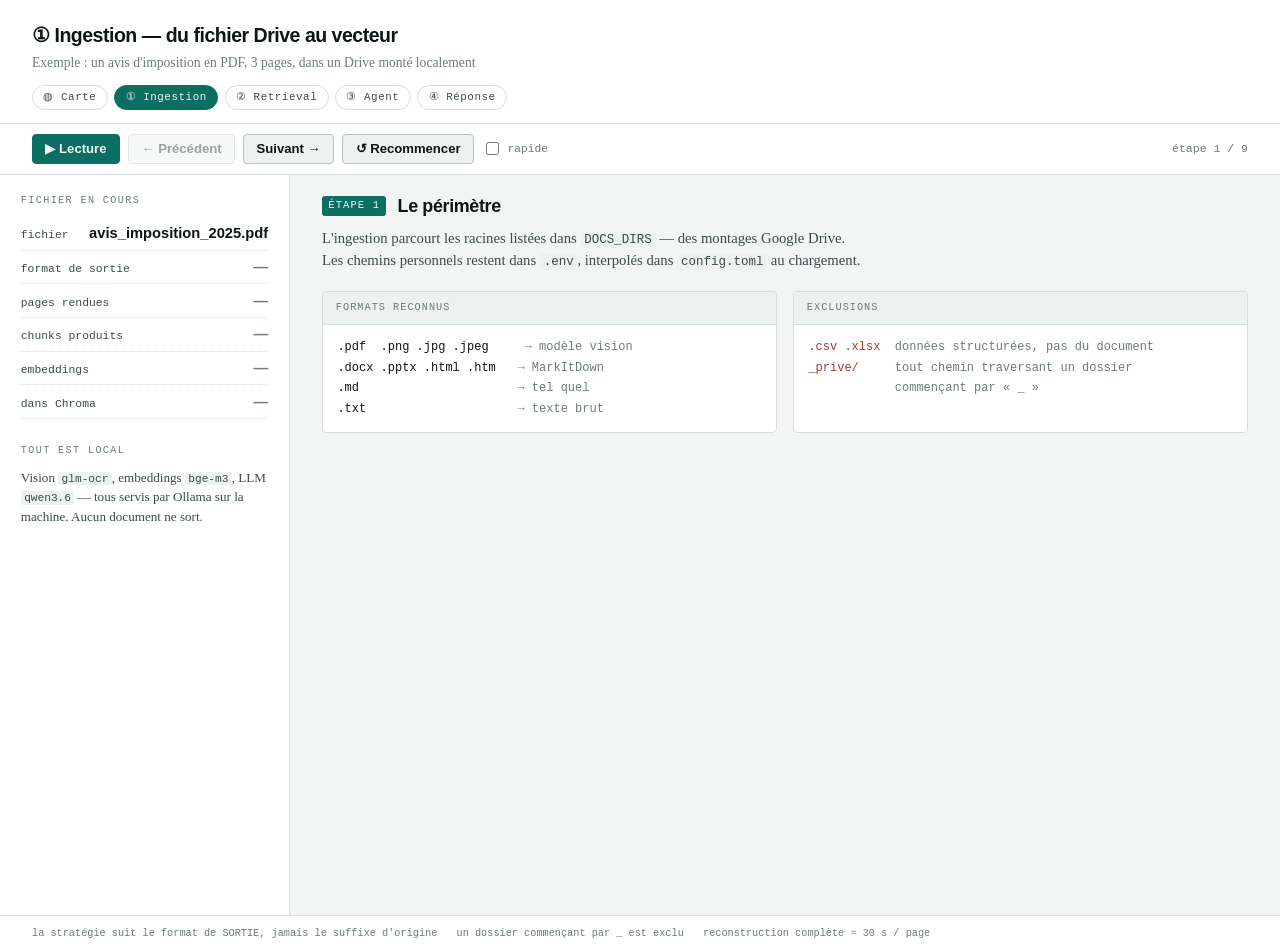
<file: docs/sim-ingestion.html>
<!doctype html>
<html lang="fr">
<head>
<meta charset="utf-8">
<meta name="viewport" content="width=device-width, initial-scale=1">
<title>Assistant — ingestion</title>
<link rel="stylesheet" href="sim-core.css">
</head>
<body>
<script>
function side(n) {
  const rows = [
    ["fichier", "avis_imposition_2025.pdf"],
    ["format de sortie", n >= 3 ? "markdown" : "—"],
    ["pages rendues", n >= 2 ? "3" : "—"],
    ["chunks produits", n >= 5 ? "7" : "—"],
    ["embeddings", n >= 6 ? "7 × 1024" : "—"],
    ["dans Chroma", n >= 6 ? "oui" : "—"]
  ];
  return '<h2>Fichier en cours</h2>' + rows.map(([k, v]) =>
    '<div class="kv"><span class="k">' + k + '</span><span class="v' + (v === "—" ? " off" : "") + '">' + v + '</span></div>').join("") +
    '<h2>Tout est local</h2><div style="font-size:.82rem;color:var(--ink-2);line-height:1.5">' +
    'Vision <code>glm-ocr</code>, embeddings <code>bge-m3</code>, LLM <code>qwen3.6</code> — tous servis par Ollama sur la machine. Aucun document ne sort.</div>';
}

window.SIM = {
  page: "ingestion",
  title: "① Ingestion — du fichier Drive au vecteur",
  subtitle: "Exemple : un avis d'imposition en PDF, 3 pages, dans un Drive monté localement",
  legend: ["la stratégie suit le format de SORTIE, jamais le suffixe d'origine", "un dossier commençant par _ est exclu", "reconstruction complète ≈ 30 s / page"],
  steps: [

  { tag:"Étape 1", phase:"Le périmètre", side:side(0),
    narr:"L'ingestion parcourt les racines listées dans <code>DOCS_DIRS</code> — des montages Google Drive. Les chemins personnels restent dans <code>.env</code>, interpolés dans <code>config.toml</code> au chargement.",
    stage:
      '<div class="cols">'+
      '<div class="box"><h4>Formats reconnus</h4><pre>.pdf  .png .jpg .jpeg     <span class="c">→ modèle vision</span>\n.docx .pptx .html .htm   <span class="c">→ MarkItDown</span>\n.md                      <span class="c">→ tel quel</span>\n.txt                     <span class="c">→ texte brut</span></pre></div>'+
      '<div class="box"><h4>Exclusions</h4><pre><span class="r">.csv .xlsx</span>  <span class="c">données structurées, pas du document</span>\n<span class="r">_prive/</span>     <span class="c">tout chemin traversant un dossier</span>\n            <span class="c">commençant par « _ »</span></pre></div>'+
      '</div>' },

  { tag:"Étape 2", phase:"Rendu des pages", side:side(2),
    narr:"Chaque page du PDF est rendue en image PNG à 150 DPI par pypdfium2. On ne cherche pas à extraire du texte — on fabrique une image.",
    stage:
      '<div class="box"><h4>src/ingestion_utilities.py</h4><pre>RENDER_DPI = 150\n\npage 1 → PNG  <span class="c">(1240 × 1754 px)</span>\npage 2 → PNG\npage 3 → PNG</pre></div>' },

  { tag:"Étape 3", phase:"Transcription par modèle vision", side:side(3),
    narr:"<code>glm-ocr</code> lit l'image et rend du Markdown. <code>reasoning = false</code> : transcrire ne demande aucun raisonnement, et ça va environ 12 fois plus vite.",
    stage:
      '<div class="cols">'+
      '<div class="box"><h4>Sortie du VLM (extrait)</h4><pre># Avis d\'impôt sur le revenu 2025\n\n## Vos références\n\n| Champ | Valeur |\n|---|---|\n| Numéro fiscal | 12 34 567 890 123 |\n| Revenu fiscal de référence | 48 210 € |</pre></div>'+
      '<div class="box"><h4>Pourquoi pas un extracteur texte</h4><div class="body" style="font-size:.85rem;color:var(--ink-2)">Sur un document administratif en colonnes, les extracteurs et parsers de layout <b>dissocient le libellé de sa valeur</b>. « Revenu fiscal de référence » se retrouve loin de « 48 210 € », et l\'embedding perd l\'association. Un modèle vision la préserve parce qu\'il voit la mise en page.</div></div>'+
      '</div>'+
      '<div class="note neg"><b>Limite assumée</b>Aucune vérification automatique des transcriptions. Une erreur du modèle vision se propage silencieusement dans l\'index — et rien en aval ne la rattrapera.</div>' },

  { tag:"Étape 3 bis", phase:"Les formats déjà balisés", side:side(3),
    narr:"Un .docx, .pptx ou .html porte déjà sa structure dans son balisage. MarkItDown la lit et la rend en Markdown : ni VLM, ni heuristique.",
    stage:
      '<div class="box"><h4>Le principe</h4><pre>OOXML / DOM  →  MarkItDown  →  Markdown\n\n<span class="c">styles de titres et arbre DOM repris tels quels,</span>\n<span class="c">aucune structure inventée</span></pre></div>'+
      '<div class="note"><b>La règle qui gouverne tout</b><code>load_file()</code> renvoie le <b>format qu\'il a produit</b>, et <code>create_chunks()</code> aiguille là-dessus. Un PDF transcrit par le VLM <i>est</i> du Markdown, et se découpe comme tel. Le suffixe d\'origine ne décide de rien.</div>' },

  { tag:"Étape 4", phase:"Découpage", side:side(5),
    narr:"Découpage structurel d'abord : on coupe sur les titres, donc une section reste entière — tableaux compris. Le découpage récursif n'intervient que sur les sections encore trop longues.",
    stage:
      '<div class="box"><h4>MarkdownHeaderTextSplitter → 7 chunks</h4><div class="body stagger" style="display:flex;flex-direction:column;gap:.1rem">'+
      '<div class="kv"><span class="k">« Vos références »</span><span class="v">412 car.</span></div>'+
      '<div class="kv"><span class="k">« Détail du calcul » <span class="pill w">1 340 car.</span></span><span class="v">→ recoupé ×2</span></div>'+
      '<div class="kv"><span class="k">« Vos versements »</span><span class="v">680 car.</span></div>'+
      '<div class="kv"><span class="k">« Informations pratiques »</span><span class="v">910 car.</span></div>'+
      '</div></div>'+
      '<div class="box"><h4>Le chemin de titres est préfixé au texte</h4><pre>Avis d\'impôt sur le revenu 2025 > Vos références\n\n| Numéro fiscal | 12 34 567 890 123 |\n…</pre></div>'+
      '<div class="note"><b>Deux usages du même chemin</b>Préfixé au texte, il donne du contexte à l\'embedding — un chunk isolé sait de quel document il vient. Stocké en métadonnée <code>section</code>, il sert à l\'affichage.</div>' },

  { tag:"Étape 4 bis", phase:"Le cas du .txt", side:side(5),
    narr:"Un fichier texte n'a aucune structure à suivre : découpage récursif seul, sur les frontières de paragraphe, puis de phrase, puis de mot. Pas de métadonnée <code>section</code>.",
    stage:
      '<div class="note"><b>Pourquoi ne pas le convertir en Markdown</b>Ce serait inventer des titres absents de la source. Ces faux titres finiraient préfixés dans l\'embedding <i>et</i> dans le contexte lu par l\'agent. Le repli récursif est explicite, pas subi.</div>' },

  { tag:"Étape 5", phase:"Embeddings et stockage", side:side(6),
    narr:"Chaque chunk est embeddé par <code>bge-m3</code>, via l'API OpenAI-compatible d'Ollama, et persisté dans Chroma.",
    stage:
      '<div class="box"><h4>Un chunk indexé</h4><pre>{\n  "text": "Avis d\'impôt… > Vos références\\n| Numéro fiscal | … |",\n  "embedding": [0.021, -0.118, …],   <span class="c">// 1024 dim</span>\n  "metadata": {\n    "source": "/Volumes/GoogleDrive/…/avis_imposition_2025.pdf",\n    "page": 1,\n    "mtime": 1753382410.0,\n    "section": "Avis d\'impôt sur le revenu 2025 > Vos références"\n  }\n}</pre></div>'+
      '<div class="note warn"><b>Un seul modèle d\'embedding</b>L\'ingestion et la requête partagent <code>config.embedding_client</code>. Changer de modèle rend les espaces vectoriels incompatibles : il faut alors une reconstruction complète (<code>--full</code>).</div>' },

  { tag:"Étape 6", phase:"Ingestion incrémentale", side:side(6),
    narr:"<code>run()</code> compare le disque et l'index, et ne retouche que ce qui a bougé.",
    stage:
      '<div class="box"><h4>Les quatre cas</h4><div class="body stagger" style="display:flex;flex-direction:column;gap:.1rem">'+
      '<div class="kv"><span class="k">nouveau fichier</span><span class="v"><span class="pill ok">indexé</span></span></div>'+
      '<div class="kv"><span class="k">mtime différent (tolérance 1 s)</span><span class="v"><span class="pill w">ré-indexé</span></span></div>'+
      '<div class="kv"><span class="k">fichier disparu</span><span class="v"><span class="pill no">chunks supprimés</span></span></div>'+
      '<div class="kv"><span class="k">inchangé</span><span class="v"><span class="pill n">ignoré</span></span></div>'+
      '</div></div>'+
      '<div class="note"><b>La tolérance d\'une seconde</b>Elle n\'est pas cosmétique : les montages cloud font varier les mtimes de quelques fractions de seconde sans que le contenu change. Sans elle, chaque run ré-indexerait tout le Drive.</div>' },

  { tag:"Bilan", phase:"Les deux commandes", side:side(6),
    narr:"L'incrémentale au quotidien, la complète seulement après un changement de modèle d'embedding.",
    stage:
      '<div class="box"><h4>Terminal</h4><pre>uv run python -m src.ingestor\n<span class="c"># incrémentale — quelques secondes</span>\n\ncaffeinate -i uv run python -m src.ingestor --full\n<span class="c"># complète — ~30 s par page, d\'où le caffeinate</span></pre></div>'+
      '<div class="note"><b>Depuis l\'interface</b>Le menu ⋮ lance une incrémentale dans un thread d\'arrière-plan, un run à la fois. La complète reste réservée au terminal : plusieurs heures de batch n\'ont rien à faire derrière une requête HTTP.</div>' }

]};
</script>
<script src="sim-core.js"></script>
</body>
</html>
</file>
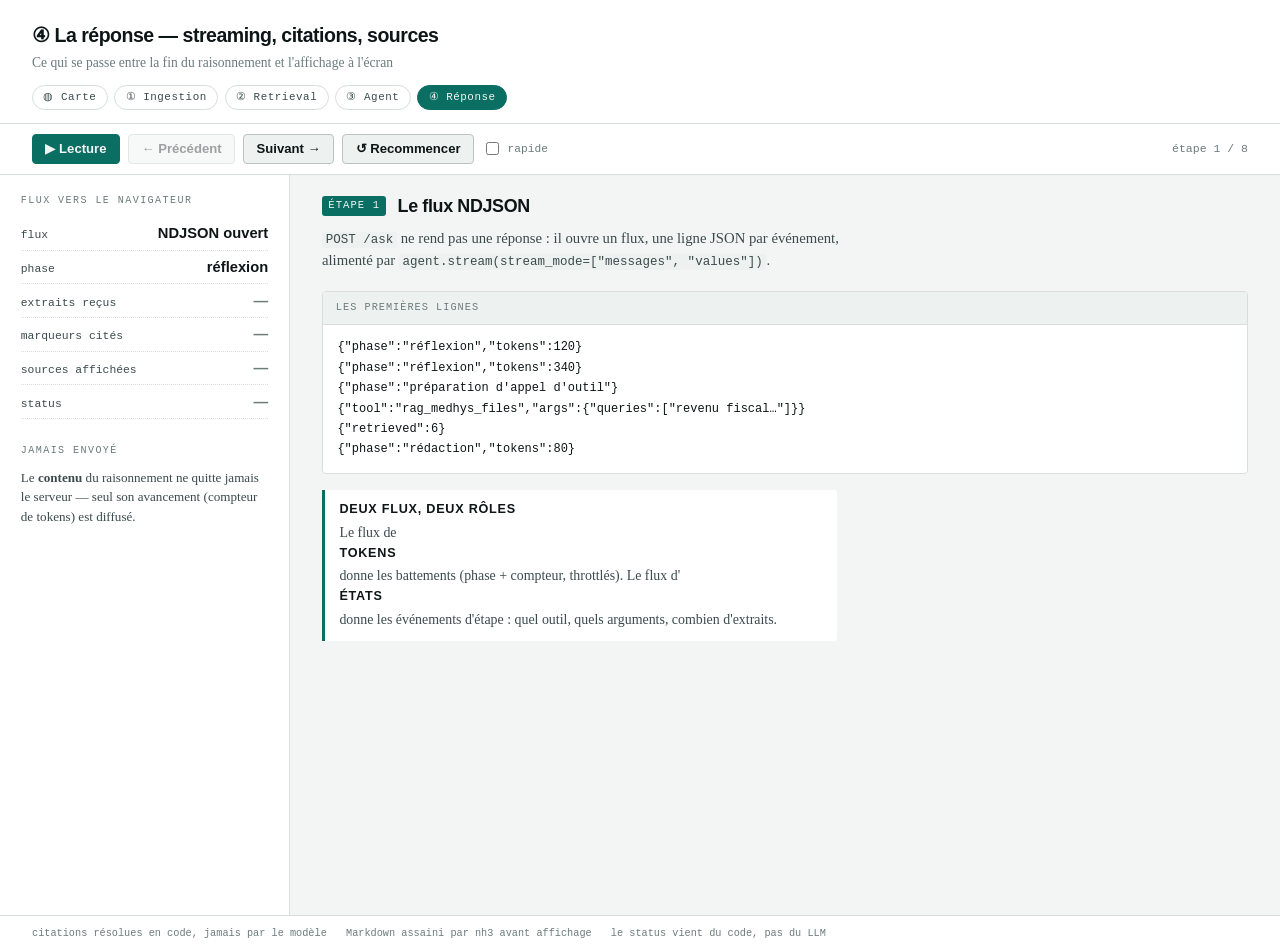
<file: docs/sim-reponse.html>
<!doctype html>
<html lang="fr">
<head>
<meta charset="utf-8">
<meta name="viewport" content="width=device-width, initial-scale=1">
<title>Assistant — réponse</title>
<link rel="stylesheet" href="sim-core.css">
</head>
<body>
<script>
function side(n) {
  const rows = [
    ["flux", n >= 1 ? "NDJSON ouvert" : "—"],
    ["phase", n >= 3 ? "rédaction" : n >= 1 ? "réflexion" : "—"],
    ["extraits reçus", n >= 2 ? "6" : "—"],
    ["marqueurs cités", n >= 4 ? "2" : "—"],
    ["sources affichées", n >= 5 ? "2" : "—"],
    ["status", n >= 6 ? "ok" : "—"]
  ];
  return '<h2>Flux vers le navigateur</h2>' + rows.map(([k, v]) =>
    '<div class="kv"><span class="k">' + k + '</span><span class="v' + (v === "—" ? " off" : "") + '">' + v + '</span></div>').join("") +
    '<h2>Jamais envoyé</h2><div style="font-size:.82rem;color:var(--ink-2);line-height:1.5">' +
    'Le <b>contenu</b> du raisonnement ne quitte jamais le serveur — seul son avancement (compteur de tokens) est diffusé.</div>';
}

window.SIM = {
  page: "reponse",
  title: "④ La réponse — streaming, citations, sources",
  subtitle: "Ce qui se passe entre la fin du raisonnement et l'affichage à l'écran",
  legend: ["citations résolues en code, jamais par le modèle", "Markdown assaini par nh3 avant affichage", "le status vient du code, pas du LLM"],
  steps: [

  { tag:"Étape 1", phase:"Le flux NDJSON", side:side(1),
    narr:"<code>POST /ask</code> ne rend pas une réponse : il ouvre un flux, une ligne JSON par événement, alimenté par <code>agent.stream(stream_mode=[\"messages\", \"values\"])</code>.",
    stage:
      '<div class="box"><h4>Les premières lignes</h4><pre>{"phase":"réflexion","tokens":120}\n{"phase":"réflexion","tokens":340}\n{"phase":"préparation d\'appel d\'outil"}\n{"tool":"rag_medhys_files","args":{"queries":["revenu fiscal…"]}}\n{"retrieved":6}\n{"phase":"rédaction","tokens":80}</pre></div>'+
      '<div class="note"><b>Deux flux, deux rôles</b>Le flux de <b>tokens</b> donne les battements (phase + compteur, throttlés). Le flux d\'<b>états</b> donne les événements d\'étape : quel outil, quels arguments, combien d\'extraits.</div>' },

  { tag:"Étape 2", phase:"Le radar d'activité", side:side(2),
    narr:"Pendant l'attente, un radar à 8 axes se déforme vers ce que l'agent fait <b>réellement</b> — pas vers une animation décorative.",
    stage:
      '<div class="box"><h4>Les 8 axes</h4><div class="body stagger" style="display:flex;flex-direction:column;gap:.1rem">'+
      '<div class="kv"><span class="k">Réflexion</span><span class="v"><span class="pill ok">actif</span></span></div>'+
      '<div class="kv"><span class="k">Documents</span><span class="v"><span class="pill ok">actif</span></span></div>'+
      '<div class="kv"><span class="k">Agenda pro · Agenda perso</span><span class="v"><span class="pill n">branchés</span></span></div>'+
      '<div class="kv"><span class="k">Qonto</span><span class="v"><span class="pill n">branché</span></span></div>'+
      '<div class="kv"><span class="k">Recherche web · Mail pro · Mail perso</span><span class="v"><span class="pill n">plats</span></span></div>'+
      '</div></div>'+
      '<div class="note"><b>Comment un outil trouve son axe</b><code>TOOL_ROUTES</code> associe des motifs ancrés, du plus spécifique au plus général ; un outil inconnu retombe sur Réflexion. La barre de progression est asymptotique : le nombre d\'étapes étant inconnu, elle n\'atteint jamais 100 %.</div>' },

  { tag:"Étape 3", phase:"Ce que le modèle a écrit", side:side(3),
    narr:"Le texte brut de l'agent contient des marqueurs. Le prompt lui demande de recopier celui de l'extrait juste après l'information qui en vient.",
    stage:
      '<div class="box"><h4>Réponse brute</h4><pre>Ton revenu fiscal de référence 2025 est de **48 210 €** [3f2a].\nC\'est en hausse par rapport à 2024, où il était de 45 880 € [9c17].</pre></div>'+
      '<div class="note warn"><b>Aucune grammaire de sortie n\'est imposée</b>Une sortie contrainte entre en conflit avec le tool calling selon les modèles. D\'où le choix de la citation en ligne, résolue après coup — plutôt qu\'un schéma JSON que le modèle devrait remplir.</div>' },

  { tag:"Étape 4", phase:"Résolution des citations", side:side(4),
    narr:"<code>parse_citations()</code> retrouve les marqueurs, les résout via les artifacts, et les retire du texte affiché. Entièrement déterministe.",
    stage:
      '<div class="box"><h4>La résolution</h4><pre>marqueurs trouvés : [3f2a] [9c17]\n\n[3f2a] → avis_imposition_2025.pdf, page 1   <span class="g">✓ retenu</span>\n[9c17] → avis_imposition_2024.pdf, page 1   <span class="g">✓ retenu</span>\n[ffff] → aucun extrait correspondant        <span class="r">✗ écarté</span></pre></div>'+
      '<div class="note"><b>Pourquoi c\'est solide</b>Le modèle qui cite est celui qui a lu les extraits, et un marqueur ne correspondant à aucun extrait récupéré est <b>écarté</b>. Les identifiants sont aléatoires précisément pour rester uniques entre plusieurs appels d\'outil d\'un même tour.</div>' },

  { tag:"Étape 5", phase:"Les sources", side:side(5),
    narr:"<code>collect_sources()</code> lit les artifacts des <code>ToolMessage</code> — <b>jamais</b> la sortie du LLM. Chaque source reçoit ensuite un label unique.",
    stage:
      '<div class="box"><h4>Le problème des noms identiques</h4><pre>2 fichiers nommés "avis_imposition.pdf"\n  /Drive/Impots/<span class="g">2025</span>/avis_imposition.pdf\n  /Drive/Impots/<span class="g">2024</span>/avis_imposition.pdf\n\n→ label = "avis_imposition.pdf (2025)"\n→ label = "avis_imposition.pdf (2024)"</pre></div>'+
      '<div class="note"><b>Pas un détail cosmétique</b>Les documents comptables se répètent à l\'identique d\'un exercice à l\'autre. Sans le dossier parent dans le label, l\'interface confondrait deux fichiers différents — et l\'utilisateur ouvrirait la mauvaise année.</div>' },

  { tag:"Étape 6", phase:"La ligne finale", side:side(6),
    narr:"Le Markdown est converti côté serveur puis <b>assaini par nh3</b> avant d'être envoyé.",
    stage:
      '<div class="box"><h4>Dernière ligne du flux</h4><pre>{\n  "answer": "&lt;p&gt;Ton revenu fiscal de référence 2025 est de…&lt;/p&gt;",\n  "status": "ok",\n  "sources": [\n    {"name":"avis_imposition_2025.pdf","page":"1","url":"/source?path=…"},\n    {"name":"avis_imposition_2024.pdf","page":"1","url":"/source?path=…"}\n  ],\n  "retrieved": 6,\n  "queries": ["revenu fiscal de référence", "montant imposable…"],\n  "failed_tools": []\n}</pre></div>'+
      '<div class="note neg"><b>Pourquoi nh3 est obligatoire</b>python-markdown laisse passer le HTML brut. Un document indexé malveillant pourrait donc injecter du script dans la page — le vecteur XSS passe par le <i>corpus</i>, pas par l\'utilisateur. L\'assainissement n\'est pas optionnel.</div>' },

  { tag:"Étape 7", phase:"Quand ça échoue", side:side(6),
    narr:"Deux statuts dégradés, deux traitements visuels distincts — et dans les deux cas, la détection vient du code.",
    stage:
      '<div class="cols">'+
      '<div class="box"><h4>status: "partial"</h4><div class="body" style="font-size:.85rem;color:var(--ink-2)">Une partie des appels a réussi. La réponse s\'affiche, <b>sous un bandeau fixe</b> listant les outils en échec.</div></div>'+
      '<div class="box"><h4>status: "error"</h4><div class="body" style="font-size:.85rem;color:var(--ink-2)">Tous les appels ont échoué. La réponse du modèle est <b>remplacée</b> par un message fixe — on ne l\'affiche pas du tout.</div></div>'+
      '</div>'+
      '<div class="note"><b>La règle derrière ces deux cas</b>Un échec d\'accès ne doit jamais être présenté comme une donnée. « Ton agenda est vide » quand le serveur calendrier est tombé serait une réponse fausse et crédible — le pire des deux mondes. Le modèle ne narre jamais un échec.</div>' },

  { tag:"Bilan", phase:"Les autres routes", side:side(6),
    narr:"Quatre routes complètent <code>/ask</code>.",
    stage:
      '<div class="box"><h4>webapp/views.py</h4><div class="body stagger" style="display:flex;flex-direction:column;gap:.1rem">'+
      '<div class="kv"><span class="k">POST /confirm</span><span class="v">reprend un run interrompu</span></div>'+
      '<div class="kv"><span class="k">GET /source?path=…</span><span class="v">sert un document indexé</span></div>'+
      '<div class="kv"><span class="k">POST /reindex</span><span class="v">incrémentale en arrière-plan</span></div>'+
      '<div class="kv"><span class="k">GET /reindex/status</span><span class="v">pollé par le front</span></div>'+
      '</div></div>'+
      '<div class="note warn"><b>Deux protections sur /source</b>Les liens <code>file://</code> sont bloqués depuis une page HTTP, d\'où cette route. Elle est <b>restreinte aux racines indexées</b> — tout chemin en dehors renvoie 403, sinon elle deviendrait une lecture arbitraire du disque.</div>' }

]};
</script>
<script src="sim-core.js"></script>
</body>
</html>
</file>
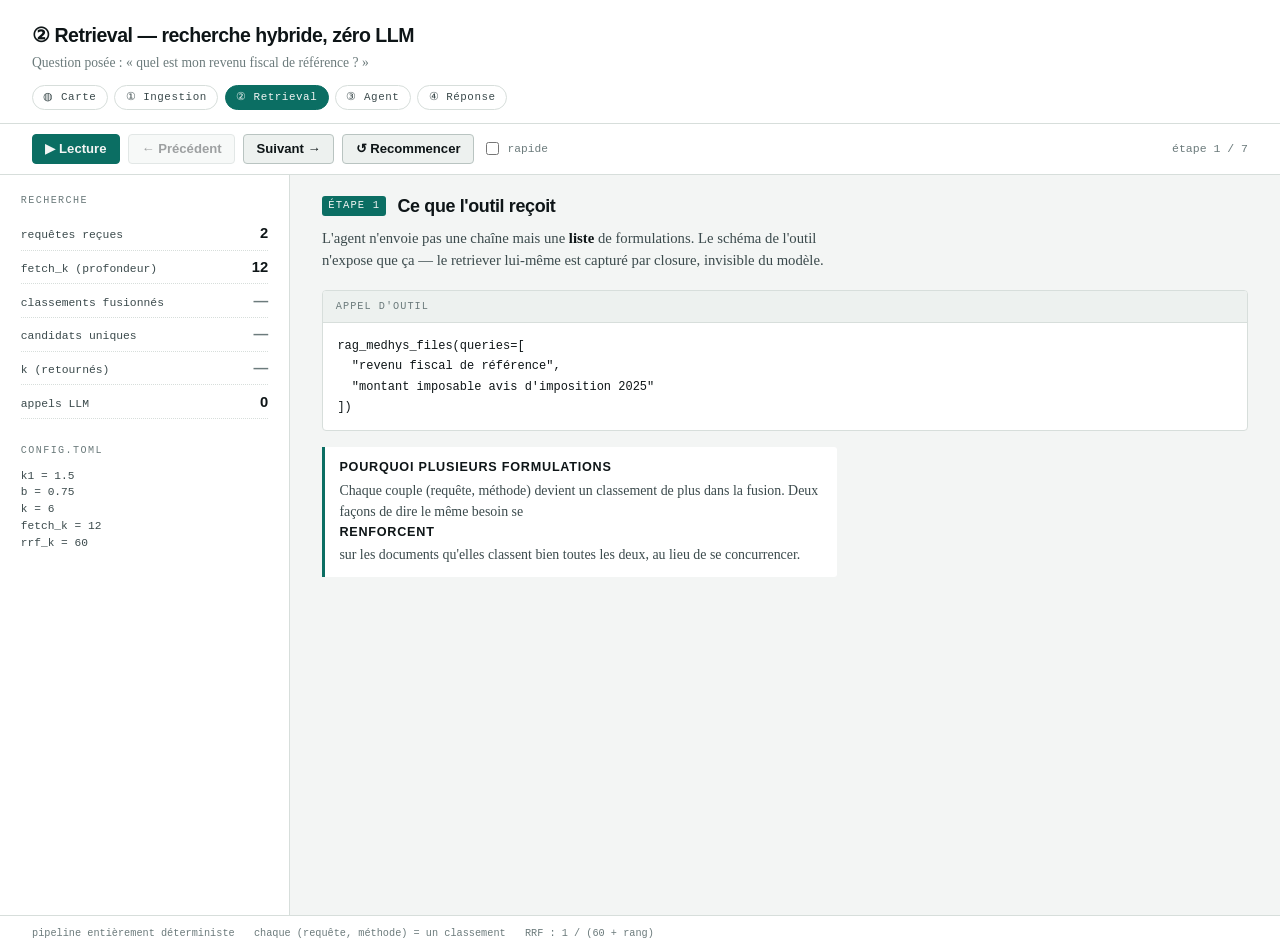
<file: docs/sim-retrieval.html>
<!doctype html>
<html lang="fr">
<head>
<meta charset="utf-8">
<meta name="viewport" content="width=device-width, initial-scale=1">
<title>Assistant — retrieval</title>
<link rel="stylesheet" href="sim-core.css">
</head>
<body>
<script>
function side(n) {
  const rows = [
    ["requêtes reçues", "2"],
    ["fetch_k (profondeur)", "12"],
    ["classements fusionnés", n >= 4 ? "4" : "—"],
    ["candidats uniques", n >= 4 ? "31" : "—"],
    ["k (retournés)", n >= 5 ? "6" : "—"],
    ["appels LLM", "0"]
  ];
  return '<h2>Recherche</h2>' + rows.map(([k, v]) =>
    '<div class="kv"><span class="k">' + k + '</span><span class="v' + (v === "—" ? " off" : "") + '">' + v + '</span></div>').join("") +
    '<h2>config.toml</h2><pre style="font-family:var(--fm);font-size:.7rem;color:var(--ink-2);margin:0;white-space:pre-wrap">k1 = 1.5\nb = 0.75\nk = 6\nfetch_k = 12\nrrf_k = 60</pre>';
}

/* tableau de classement */
function rank(rows, hi) {
  return '<div class="body" style="display:flex;flex-direction:column;gap:.1rem">' + rows.map((r, n) =>
    '<div class="kv"><span class="k">' + (n + 1) + '. ' + r[0] + '</span><span class="v' +
    (hi && hi.includes(r[0]) ? '' : ' off') + '">' + r[1] + '</span></div>').join("") + '</div>';
}

window.SIM = {
  page: "retrieval",
  title: "② Retrieval — recherche hybride, zéro LLM",
  subtitle: "Question posée : « quel est mon revenu fiscal de référence ? »",
  legend: ["pipeline entièrement déterministe", "chaque (requête, méthode) = un classement", "RRF : 1 / (60 + rang)"],
  steps: [

  { tag:"Étape 1", phase:"Ce que l'outil reçoit", side:side(0),
    narr:"L'agent n'envoie pas une chaîne mais une <b>liste</b> de formulations. Le schéma de l'outil n'expose que ça — le retriever lui-même est capturé par closure, invisible du modèle.",
    stage:
      '<div class="box"><h4>Appel d\'outil</h4><pre>rag_medhys_files(queries=[\n  "revenu fiscal de référence",\n  "montant imposable avis d\'imposition 2025"\n])</pre></div>'+
      '<div class="note"><b>Pourquoi plusieurs formulations</b>Chaque couple (requête, méthode) devient un classement de plus dans la fusion. Deux façons de dire le même besoin se <b>renforcent</b> sur les documents qu\'elles classent bien toutes les deux, au lieu de se concurrencer.</div>' },

  { tag:"Étape 2", phase:"Recherche sémantique", side:side(2),
    narr:"Similarité vectorielle dans Chroma, sur profondeur <code>fetch_k = 12</code>. Elle trouve le sens même quand les mots diffèrent.",
    stage:
      '<div class="box"><h4>Chroma — requête 1, top 5</h4>'+
      rank([["avis_imposition_2025.pdf p.1","0.87"],["avis_imposition_2024.pdf p.1","0.84"],
            ["fiche_paie_dec.pdf p.1","0.71"],["avis_imposition_2025.pdf p.2","0.69"],
            ["contrat_pret.pdf p.3","0.62"]], ["avis_imposition_2025.pdf p.1"])+'</div>'+
      '<div class="note warn"><b>Sa faiblesse</b>Elle rapproche 2025 et 2024 parce qu\'ils <i>parlent de la même chose</i>. Sur une question qui porte un terme discriminant précis, elle ne sait pas trancher entre deux exercices.</div>' },

  { tag:"Étape 3", phase:"Recherche par mots-clés", side:side(3),
    narr:"BM25, sur une tokenisation pensée pour le français. C'est elle qui rattrape ce que le sémantique laisse flou.",
    stage:
      '<div class="box"><h4>tokenize() — trois normalisations</h4><pre>"quel est mon revenu fiscal de référence ?"\n\n  ↓ minuscules + accents retirés   <span class="c">"numero" trouve "numéro"</span>\n  ↓ stopwords retirés              <span class="c">quel, est, mon, de → écartés</span>\n  ↓ racinisation Snowball FR       <span class="c">"création"/"créer" → "cre"</span>\n\n["revenu", "fiscal", "referenc"]</pre></div>'+
      '<div class="box"><h4>BM25 — requête 1, top 5</h4>'+
      rank([["avis_imposition_2025.pdf p.1","14.2"],["avis_imposition_2023.pdf p.1","13.8"],
            ["avis_imposition_2024.pdf p.1","13.1"],["notice_impots.pdf p.2","8.4"],
            ["avis_imposition_2025.pdf p.2","6.0"]], ["avis_imposition_2025.pdf p.1"])+'</div>' },

  { tag:"Étape 4", phase:"Fusion RRF", side:side(4),
    narr:"Chaque document reçoit <b>1 / (60 + rang)</b> dans chaque classement où il apparaît, et les scores s'additionnent. Un document bien classé par les deux méthodes remonte.",
    stage:
      '<div class="box"><h4>Le calcul, sur 3 documents</h4><pre>avis_2025 p.1   sémantique rang 1 → 1/61 = 0.0164\n                BM25       rang 1 → 1/61 = 0.0164\n                <span class="c">(× 2 requêtes)</span>          <span class="g">total 0.0656</span>\n\navis_2024 p.1   sémantique rang 2 → 1/62 = 0.0161\n                BM25       rang 3 → 1/63 = 0.0159\n                                          <span class="c">total 0.0320</span>\n\nfiche_paie      sémantique rang 3 → 1/63 = 0.0159\n                BM25       absent  →     0\n                                          <span class="c">total 0.0159</span></pre></div>'+
      '<div class="note"><b>Ce que fait le rrf_k = 60</b>Il aplatit l\'écart entre les premiers rangs. Sans lui, le rang 1 écraserait tout et la fusion reviendrait à « celui qui gagne un classement gagne ». Avec, être <b>correct partout</b> bat être premier une seule fois.</div>' },

  { tag:"Étape 5", phase:"Le résultat", side:side(5),
    narr:"Les 6 meilleurs après fusion. Le bon exercice est remonté parce qu'il gagnait dans les deux méthodes et sur les deux formulations.",
    stage:
      '<div class="box"><h4>4 classements fusionnés → 31 candidats → top 6</h4>'+
      rank([["avis_imposition_2025.pdf p.1","0.0656"],["avis_imposition_2024.pdf p.1","0.0320"],
            ["avis_imposition_2023.pdf p.1","0.0243"],["avis_imposition_2025.pdf p.2","0.0238"],
            ["fiche_paie_dec.pdf p.1","0.0159"],["notice_impots.pdf p.2","0.0155"]],
            ["avis_imposition_2025.pdf p.1","avis_imposition_2025.pdf p.2"])+'</div>' },

  { tag:"Étape 6", phase:"Mise en forme pour l'agent", side:side(5),
    narr:"Chaque extrait reçoit un <b>marqueur unique aléatoire</b> et le nom de son fichier. C'est ce texte-là qui entre dans le contexte du modèle.",
    stage:
      '<div class="box"><h4>format_context()</h4><pre>[3f2a] (avis_imposition_2025.pdf, page 1) Avis d\'impôt…\n       | Revenu fiscal de référence | 48 210 € |\n\n[9c17] (avis_imposition_2024.pdf, page 1) Avis d\'impôt…\n       | Revenu fiscal de référence | 45 880 € |\n\n[b04e] (avis_imposition_2023.pdf, page 1) …</pre></div>'+
      '<div class="cols">'+
      '<div class="box"><h4>Ce qui part dans le contexte</h4><div class="body" style="font-size:.85rem;color:var(--ink-2)">Le texte numéroté ci-dessus, avec nom de fichier et page — de quoi distinguer deux exercices.</div></div>'+
      '<div class="box"><h4>Ce qui voyage en artifact</h4><div class="body" style="font-size:.85rem;color:var(--ink-2)">Les métadonnées <code>{path, page, id}</code> transitent dans le <code>ToolMessage</code> <b>sans repasser par le LLM</b>. C\'est ce qui rend les sources affichées incontestables.</div></div>'+
      '</div>' },

  { tag:"Bilan", phase:"Ce qu'il faut retenir", side:side(5),
    narr:"Trois propriétés qui expliquent la plupart des comportements observés.",
    stage:
      '<div class="cols3 stagger">'+
      '<div class="box"><h4>Zéro LLM</h4><div class="body" style="font-size:.85rem;color:var(--ink-2)"><code>search()</code> est une fonction pure. Mêmes requêtes, mêmes documents. Tout le non-déterminisme est en amont (les formulations choisies par l\'agent) ou en aval (la rédaction).</div></div>'+
      '<div class="box"><h4>BM25 vit en mémoire</h4><div class="body" style="font-size:.85rem;color:var(--ink-2)">L\'index est reconstruit au démarrage de la webapp et après chaque ré-indexation. Il n\'est jamais persisté — un redémarrage suffit à le régénérer.</div></div>'+
      '<div class="box"><h4>Pas d\'évaluation</h4><div class="body" style="font-size:.85rem;color:var(--ink-2)">Aucun jeu de questions/réponses de référence. Régler <code>k</code>, <code>fetch_k</code> ou <code>rrf_k</code> se fait aujourd\'hui à l\'intuition — c\'est la limite la plus coûteuse du pipeline.</div></div>'+
      '</div>' }

]};
</script>
<script src="sim-core.js"></script>
</body>
</html>
</file>
<file: docs/sim-core.css>
:root{
  --paper:#F3F5F4; --surface:#FFFFFF; --surface-2:#EDF1EF;
  --ink:#0E1517; --ink-2:#3B4A4C; --ink-3:#6C7B7C;
  --line:#D7DEDB; --line-strong:#B9C4C1;
  --accent:#0B6E63; --accent-2:#0A554C; --accent-soft:#E1EDEA;
  --neg:#A33A32; --neg-soft:#F3E3E1; --warn:#8A6100; --warn-soft:#F5EEDD;
  --ml:#1F5D7A; --ml-soft:#E2ECF1;
  --fh:-apple-system,BlinkMacSystemFont,"Segoe UI","Helvetica Neue",Arial,sans-serif;
  --fb:"Iowan Old Style",Charter,"Palatino Linotype",Palatino,Georgia,serif;
  --fm:ui-monospace,SFMono-Regular,"SF Mono",Menlo,Consolas,monospace;
}
@media (prefers-color-scheme:dark){
  :root{
    --paper:#0C1214; --surface:#131B1D; --surface-2:#182224;
    --ink:#E7EDEB; --ink-2:#B4C1BF; --ink-3:#7F8E8C;
    --line:#24312F; --line-strong:#3B4C48;
    --accent:#4FBFAE; --accent-2:#7BD3C4; --accent-soft:#13302C;
    --neg:#E08078; --neg-soft:#3A2220; --warn:#C79B45; --warn-soft:#2B2517;
    --ml:#6FB4D6; --ml-soft:#152A34;
  }
}
:root[data-theme="dark"]{
  --paper:#0C1214; --surface:#131B1D; --surface-2:#182224;
  --ink:#E7EDEB; --ink-2:#B4C1BF; --ink-3:#7F8E8C;
  --line:#24312F; --line-strong:#3B4C48;
  --accent:#4FBFAE; --accent-2:#7BD3C4; --accent-soft:#13302C;
  --neg:#E08078; --neg-soft:#3A2220; --warn:#C79B45; --warn-soft:#2B2517;
  --ml:#6FB4D6; --ml-soft:#152A34;
}
:root[data-theme="light"]{
  --paper:#F3F5F4; --surface:#FFFFFF; --surface-2:#EDF1EF;
  --ink:#0E1517; --ink-2:#3B4A4C; --ink-3:#6C7B7C;
  --line:#D7DEDB; --line-strong:#B9C4C1;
  --accent:#0B6E63; --accent-2:#0A554C; --accent-soft:#E1EDEA;
  --neg:#A33A32; --neg-soft:#F3E3E1; --warn:#8A6100; --warn-soft:#F5EEDD;
  --ml:#1F5D7A; --ml-soft:#E2ECF1;
}
*,*::before,*::after{box-sizing:border-box}
body{margin:0;background:var(--paper);color:var(--ink);font-family:var(--fb);
  font-size:16px;line-height:1.5;-webkit-font-smoothing:antialiased}

.head{padding:1.3rem clamp(1rem,3vw,2rem) .8rem;border-bottom:1px solid var(--line);background:var(--surface)}
.head h1{font-family:var(--fh);font-weight:700;letter-spacing:-.025em;font-size:1.22rem;margin:0 0 .2rem}
.head p{margin:0 0 .7rem;color:var(--ink-3);font-size:.85rem}
.nav{display:flex;gap:.4rem;flex-wrap:wrap}
.nav a{font-family:var(--fm);font-size:.68rem;letter-spacing:.05em;text-decoration:none;
  color:var(--ink-2);border:1px solid var(--line);border-radius:99px;padding:.22rem .65rem}
.nav a:hover{border-color:var(--accent);color:var(--accent)}
.nav a.on{background:var(--accent);color:var(--paper);border-color:var(--accent)}

.ctrl{display:flex;gap:.5rem;align-items:center;flex-wrap:wrap;
  padding:.65rem clamp(1rem,3vw,2rem);border-bottom:1px solid var(--line);
  background:var(--surface);position:sticky;top:0;z-index:6}
.ctrl button{font-family:var(--fh);font-weight:640;font-size:.82rem;cursor:pointer;
  border:1px solid var(--line-strong);background:var(--surface-2);color:var(--ink);
  border-radius:4px;padding:.38rem .78rem}
.ctrl button:hover{border-color:var(--accent);color:var(--accent)}
.ctrl button.pri{background:var(--accent);color:var(--paper);border-color:var(--accent)}
.ctrl button.pri:hover{background:var(--accent-2);color:var(--paper)}
.ctrl button:disabled{opacity:.4;cursor:default}
.ctrl .pos{font-family:var(--fm);font-size:.72rem;color:var(--ink-3);margin-left:auto}
.ctrl label{font-family:var(--fm);font-size:.7rem;color:var(--ink-3);display:flex;gap:.35rem;align-items:center}

.wrap{display:grid;grid-template-columns:minmax(0,1fr)}
@media (min-width:1040px){.wrap{grid-template-columns:290px minmax(0,1fr)}}
.side{padding:1.1rem clamp(1rem,3vw,1.3rem);border-bottom:1px solid var(--line);background:var(--surface)}
@media (min-width:1040px){.side{border-bottom:none;border-right:1px solid var(--line);min-height:calc(100vh - 160px)}}
.side h2{font-family:var(--fm);font-size:.63rem;letter-spacing:.14em;text-transform:uppercase;
  color:var(--ink-3);font-weight:500;margin:0 0 .6rem}
.side h2:not(:first-child){margin-top:1.5rem}

.scene{padding:1.1rem clamp(1rem,3vw,2rem) 3rem}
.phase{display:flex;align-items:center;gap:.7rem;margin-bottom:.45rem;flex-wrap:wrap}
.phase .tag{font-family:var(--fm);font-size:.66rem;letter-spacing:.1em;text-transform:uppercase;
  color:var(--paper);background:var(--accent);padding:.2em .6em;border-radius:3px}
.phase .ph{font-family:var(--fh);font-weight:700;font-size:1.12rem;letter-spacing:-.02em}
.narr{margin:0 0 1.2rem;color:var(--ink-2);font-size:.92rem;max-width:74ch;min-height:2.9em}
.narr b{color:var(--ink)}
code{font-family:var(--fm);font-size:.85em;background:var(--surface-2);padding:.08em .3em;border-radius:2px}

.kv{display:flex;justify-content:space-between;align-items:baseline;gap:.6rem;
  padding:.33rem 0;border-bottom:1px dotted var(--line)}
.kv .k{font-family:var(--fm);font-size:.71rem;color:var(--ink-2)}
.kv .v{font-family:var(--fh);font-weight:660;font-size:.92rem;font-variant-numeric:tabular-nums;text-align:right}
.kv .v.chg{color:var(--accent);animation:pop .5s ease}
.kv .v.off{color:var(--ink-3)}
@keyframes pop{0%{transform:scale(1)}35%{transform:scale(1.2)}100%{transform:scale(1)}}

.box{background:var(--surface);border:1px solid var(--line);border-radius:4px;margin:0 0 1rem;overflow:hidden}
.box > h4{font-family:var(--fm);font-size:.64rem;letter-spacing:.1em;text-transform:uppercase;
  color:var(--ink-3);font-weight:500;margin:0;padding:.5rem .8rem;
  border-bottom:1px solid var(--line);background:var(--surface-2)}
.box pre{margin:0;padding:.8rem .9rem;overflow-x:auto;font-family:var(--fm);font-size:.75rem;
  line-height:1.7;color:var(--ink);white-space:pre-wrap;word-break:break-word}
.box .body{padding:.8rem .9rem}
.box pre .c{color:var(--ink-3)} .box pre .g{color:var(--accent)} .box pre .r{color:var(--neg)}

.cols{display:grid;gap:1rem;grid-template-columns:minmax(0,1fr)}
@media (min-width:820px){.cols{grid-template-columns:1fr 1fr}}
.cols3{display:grid;gap:.7rem;grid-template-columns:repeat(auto-fit,minmax(150px,1fr))}

.note{border-left:3px solid var(--accent);background:var(--surface);padding:.68rem .9rem;
  border-radius:0 3px 3px 0;margin:1rem 0;max-width:74ch;font-size:.87rem;color:var(--ink-2)}
.note.warn{border-left-color:var(--warn)} .note.neg{border-left-color:var(--neg)}
.note b{color:var(--ink);display:block;font-family:var(--fh);font-size:.79rem;
  text-transform:uppercase;letter-spacing:.06em;margin-bottom:.22rem}
.note.warn b{color:var(--warn)} .note.neg b{color:var(--neg)}

.math{display:flex;gap:1.5rem;flex-wrap:wrap;margin:.9rem 0}
.math div{display:flex;flex-direction:column;gap:.12rem}
.math .lb{font-family:var(--fm);font-size:.61rem;letter-spacing:.1em;text-transform:uppercase;color:var(--ink-3)}
.math .vl{font-family:var(--fh);font-weight:700;font-size:1.3rem;font-variant-numeric:tabular-nums}
.math .vl.p{color:var(--accent)} .math .vl.n{color:var(--neg)} .math .vl.m{color:var(--ink-3)}

.pill{display:inline-block;font-family:var(--fm);font-size:.61rem;letter-spacing:.07em;
  text-transform:uppercase;padding:.13em .5em;border-radius:99px;border:1px solid currentColor;white-space:nowrap}
.pill.ok{color:var(--accent)} .pill.no{color:var(--neg)} .pill.n{color:var(--ink-3)} .pill.w{color:var(--warn)}

/* apparition en cascade */
.stagger > *{opacity:0;transform:translateY(4px);animation:rise .4s ease forwards}
@keyframes rise{to{opacity:1;transform:none}}

/* strip de modalites */
.strip{display:flex;gap:2px;height:44px;align-items:stretch;margin:.3rem 0 .2rem}
.strip .blk{border-radius:2px 2px 0 0;transition:opacity .4s ease,filter .4s ease;
  position:relative;display:flex;align-items:flex-end;justify-content:center;overflow:hidden}
.strip .blk.off{opacity:.16}
.strip .blk span{font-family:var(--fm);font-size:.55rem;color:#fff;opacity:.9;padding-bottom:2px;
  white-space:nowrap;text-shadow:0 1px 2px rgba(0,0,0,.4)}
.strip-ax{display:flex;justify-content:space-between;font-family:var(--fm);font-size:.62rem;
  color:var(--ink-3);border-top:1px solid var(--line-strong);padding-top:.3rem}

.foot{padding:.6rem clamp(1rem,3vw,2rem);border-top:1px solid var(--line);background:var(--surface);
  font-family:var(--fm);font-size:.64rem;color:var(--ink-3);display:flex;gap:.4rem 1.2rem;flex-wrap:wrap}
button:focus-visible,a:focus-visible{outline:2px solid var(--accent);outline-offset:2px}
@media (prefers-reduced-motion:reduce){*{transition:none!important;animation:none!important}}
</file>
